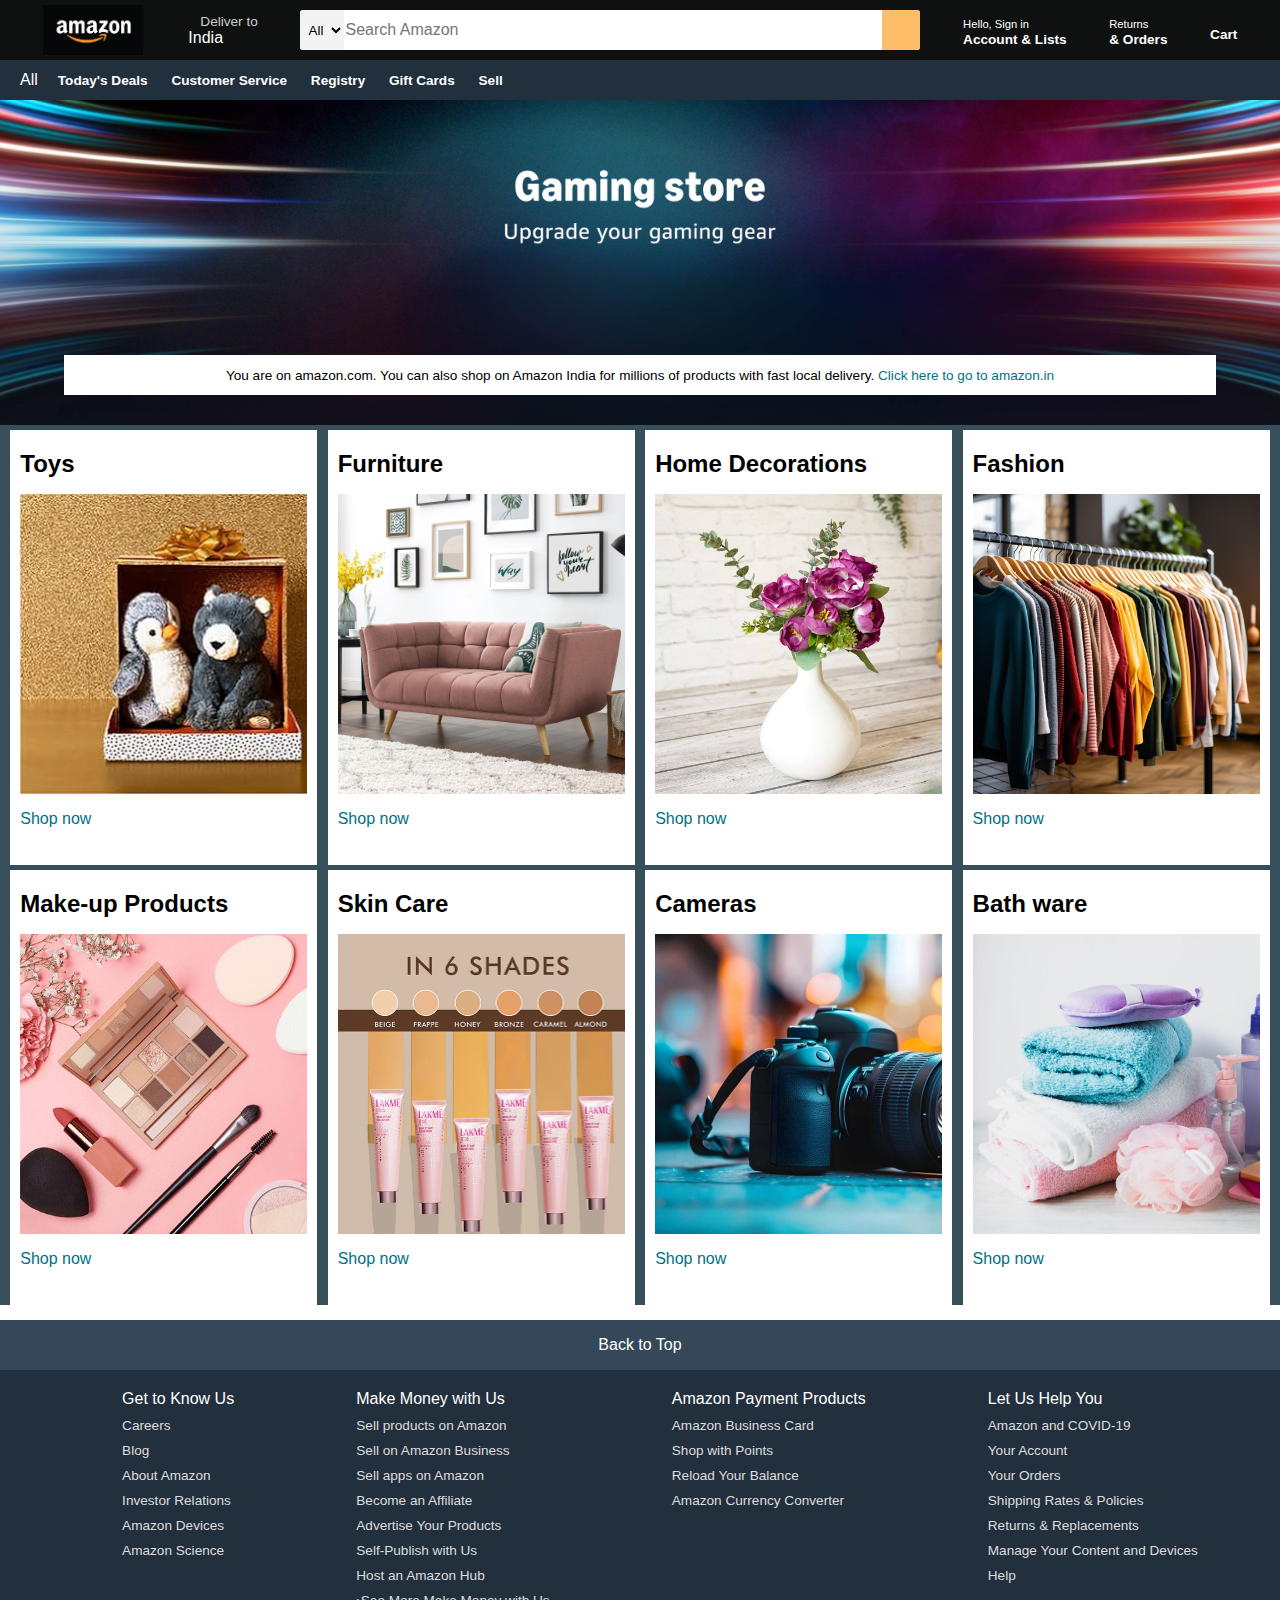
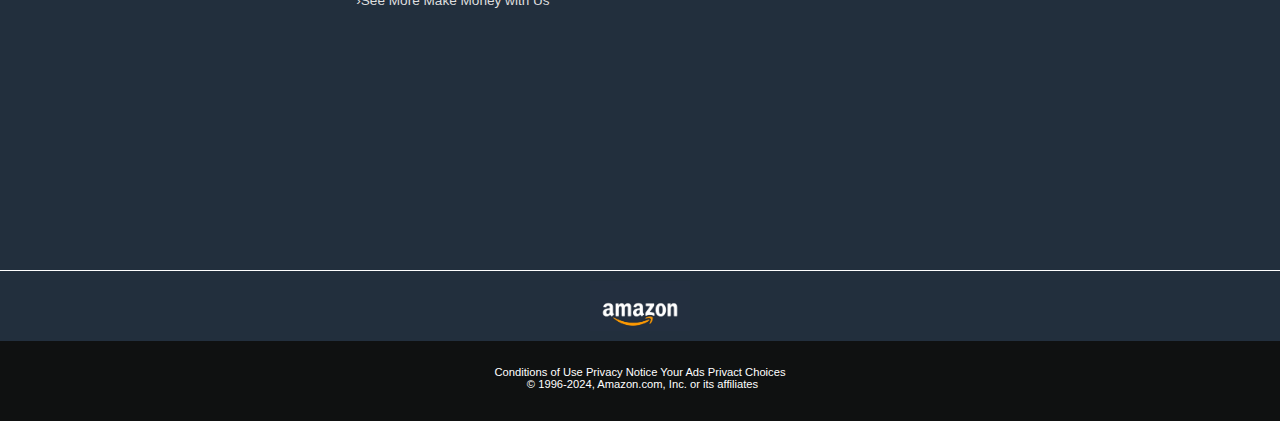
<file: main page/index.html>
<!DOCTYPE html>
<html lang="en">
<head>
    <meta charset="UTF-8">
    <meta name="viewport" content="width=device-width, initial-scale=1.0">
    <title>Amazon clone website</title>
    <link rel="stylesheet" href="./style.css">
    <link rel="stylesheet" href="https://cdnjs.cloudflare.com/ajax/libs/font-awesome/6.6.0/css/all.min.css" integrity="sha512-Kc323vGBEqzTmouAECnVceyQqyqdsSiqLQISBL29aUW4U/M7pSPA/gEUZQqv1cwx4OnYxTxve5UMg5GT6L4JJg==" crossorigin="anonymous" referrerpolicy="no-referrer" />
</head>
<body>

    <header>

        <div class="navbar">
            <div class="nav-logo border">
                <div class="logo"></div>
            </div>   


            <div class="nav-address border">
                <p class="add-first">Deliver to</p>
                <div class="add-icon">
                    <i class="fa-solid fa-location-dot"></i>
                    <p class="add-second">India</p>
                </div>
            </div>

            <div class="nav-search">
                <select class="search-select">
                    <option>All</option>
                </select>
                <input placeholder="Search Amazon" class="search-input">
                <div class="search-icon">
                    <i class="fa-solid fa-magnifying-glass"></i>
                </div>
            </div>

            <div class="nav-signin border">
                <p><span>Hello, Sign in</span></p>
                <p class="nav-second">Account & Lists</p>
            </div>

            <div class="nav-return border">
                <p><span>Returns</span></p>
                <p class="nav-second">& Orders</p>
            </div>

            <div class="nav-cart border">
                <i class="fa-solid fa-cart-shopping"></i>
                Cart
            </div>
        </div>

        <div class="panel">
            <div class="panel-all">
                <i class="fa-solid fa-bars"></i>
                All
            </div>
            <div class="panel-ops">
                <a href="../panel pages/today_deals.html" class="border">Today's Deals</a>
                <a href="../panel pages/customer_service.html" class="border">Customer Service</a>
                <a href="../panel pages/registry.html" class="border">Registry</a>
                <a href="../panel pages/gift_cards.html" class="border">Gift Cards</a>
                <a href="../panel pages/sell.html" class="border">Sell</a>
            </div>
        </div>
    </header>

    <div class="hero-section">
        <div class="hero-msg">
            <p>You are on amazon.com. You can also shop on Amazon India for millions of products with fast local delivery. <a>Click here to go to amazon.in</a></p>
        </div>
    </div>

    <div class="shop-section">
        <div class="box">
            <div class="box-content">
                <h2>Toys</h2>
                <div class="box-img" style="background-image: url('./box\ 1.jpg');"></div>
                <p>Shop now</p>
            </div>
        </div>

        <div class="box">
            <div class="box-content">
                <h2>Furniture</h2>
                <div class="box-img" style="background-image: url('./box\ 2.jpg');"></div>
                <p>Shop now</p>
            </div>
        </div>
        <div class="box">
            <div class="box-content">
                <h2>Home Decorations</h2>
                <div class="box-img" style="background-image: url('./box\ 3.jpg');"></div>
                <p>Shop now</p>
            </div>
        </div>
        <div class="box">
            <div class="box-content">
                <h2>Fashion</h2>
                <div class="box-img" style="background-image: url('./box\ 4.jpg');"></div>
                <p>Shop now</p>
            </div>
        </div>
        <div class="box">
            <div class="box-content">
                <h2>Make-up Products</h2>
                <div class="box-img" style="background-image: url('./box\ 5.jpg');"></div>
                <p>Shop now</p>
            </div>
        </div>
        <div class="box">
            <div class="box-content">
                <h2>Skin Care</h2>
                <div class="box-img" style="background-image: url('./box\ 6.jpg');"></div>
                <p>Shop now</p>
            </div>
        </div>
        <div class="box">
            <div class="box-content">
                <h2>Cameras</h2>
                <div class="box-img" style="background-image: url('./box\ 7.jpg');"></div>
                <p>Shop now</p>
            </div>
        </div>
        
        <div class="box">
            <div class="box-content">
                <h2>Bath ware</h2>
                <div class="box-img" style="background-image: url('./box\ 8.jpg');"></div>
                <p>Shop now</p>
            </div>
        </div>

    </div>

<footer>
    <div class="foot-panel1">
        Back to Top
    </div>

    <div class="foot-panel2">
        <ul>
            <p>Get to Know Us</p>
            <a>Careers</a>
            <a>Blog</a>
            <a>About Amazon</a>
            <a>Investor Relations</a>
            <a>Amazon Devices</a>
            <a>Amazon Science</a>
        </ul>

        <ul>
            <p>Make Money with Us</p>
            <a>Sell products on Amazon</a>
                <a>Sell on Amazon Business</a>
                <a>Sell apps on Amazon</a>
                <a>Become an Affiliate</a>
                <a>Advertise Your Products</a>
                <a>Self-Publish with Us</a>
                <a>Host an Amazon Hub</a>
                <a>›See More Make Money with Us</a>
        </ul>

        <ul>
            <p>Amazon Payment Products</p>
                <a>Amazon Business Card</a>
                <a>Shop with Points</a>
                <a>Reload Your Balance</a>
                <a>Amazon Currency Converter</a>
        </ul>

        <ul>
            <p>Let Us Help You</p>
            <a>Amazon and COVID-19</a>
                <a>Your Account</a>
                <a>Your Orders</a>
                <a>Shipping Rates & Policies</a>
                <a>Returns & Replacements</a>
                <a>Manage Your Content and Devices</a>
                <a>Help</a>
        </ul>
    </div>

    <div class="foot-panel3">
        <div class="logo2"></div>
    </div>

    <div class="foot-panel4">
        <div class="pages">
            <a>Conditions of Use</a>
            <a>Privacy Notice</a>
            <a>Your Ads Privact Choices</a>
        </div>
        <div class="copyright">
            © 1996-2024, Amazon.com, Inc. or its affiliates
        </div>
    </div>

</footer>

</body>
</html>
</file>
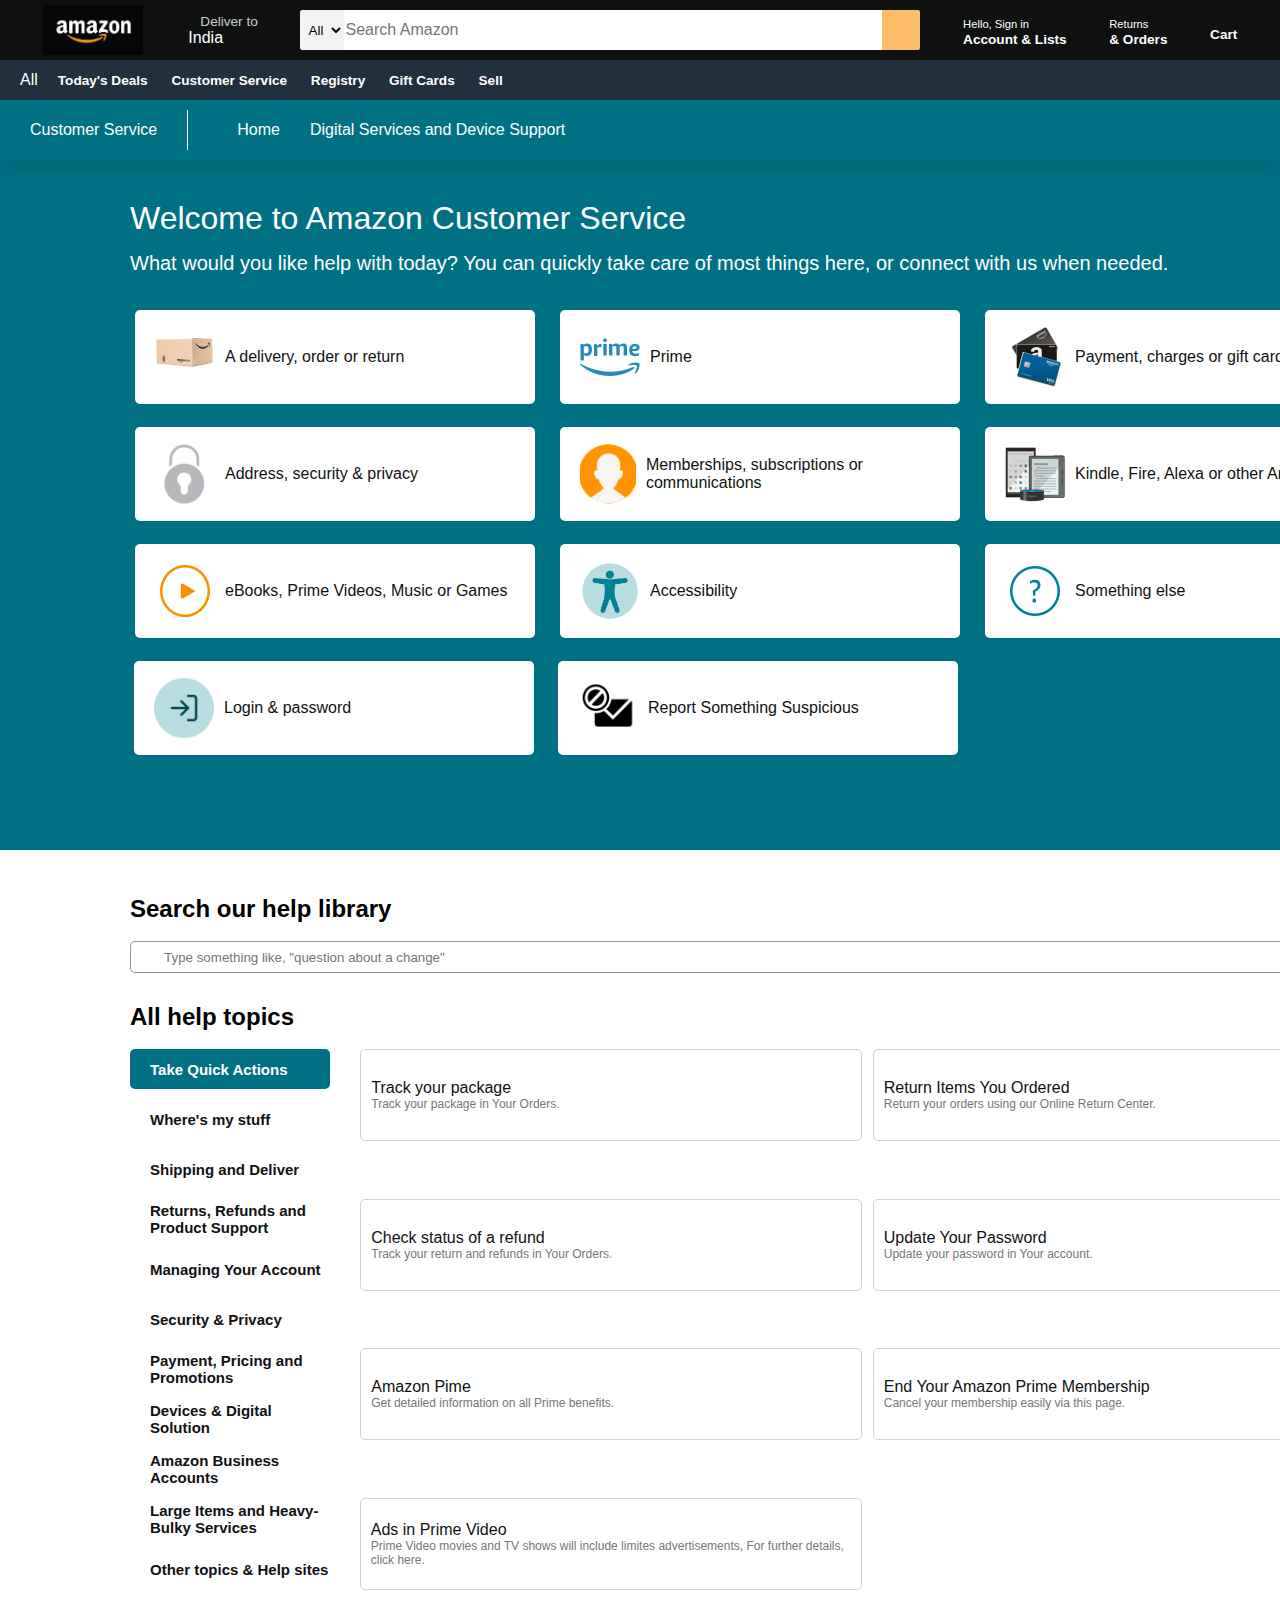
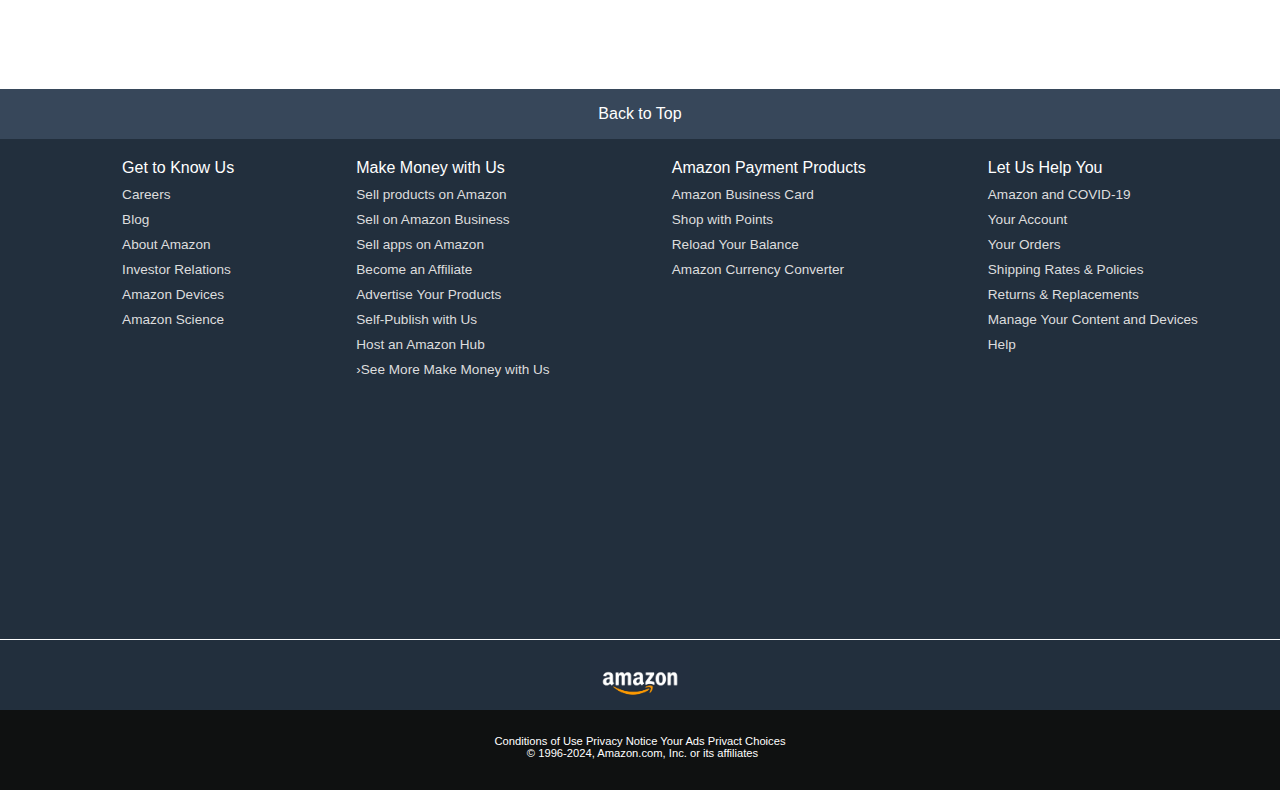
<file: customer_service.html>
<!DOCTYPE html>
<html lang="en">
<head>
    <meta charset="UTF-8">
    <meta name="viewport" content="width=device-width, initial-scale=1.0">
    <title>gift cards page</title>
    <link rel="stylesheet" href="./customer_service.css">
    <link rel="stylesheet" href="https://cdnjs.cloudflare.com/ajax/libs/font-awesome/6.6.0/css/all.min.css" integrity="sha512-Kc323vGBEqzTmouAECnVceyQqyqdsSiqLQISBL29aUW4U/M7pSPA/gEUZQqv1cwx4OnYxTxve5UMg5GT6L4JJg==" crossorigin="anonymous" referrerpolicy="no-referrer" />
</head>
<body>

<header>

    <div class="navbar">
        <div class="nav-logo border">
            <div class="logo"></div>
        </div>   


        <div class="nav-address border">
            <p class="add-first">Deliver to</p>
            <div class="add-icon">
                <i class="fa-solid fa-location-dot"></i>
                <p class="add-second">India</p>
            </div>
        </div>

        <div class="nav-search">
            <select class="search-select">
                <option>All</option>
            </select>
            <input placeholder="Search Amazon" class="search-input">
            <div class="search-icon">
                <i class="fa-solid fa-magnifying-glass"></i>
            </div>
        </div>

        <div class="nav-signin border">
            <p><span>Hello, Sign in</span></p>
            <p class="nav-second">Account & Lists</p>
        </div>

        <div class="nav-return border">
            <p><span>Returns</span></p>
            <p class="nav-second">& Orders</p>
        </div>

        <div class="nav-cart border">
            <i class="fa-solid fa-cart-shopping"></i>
            Cart
        </div>
    </div>

    <div class="panel">
        <div class="panel-all">
            <i class="fa-solid fa-bars"></i>
            All
        </div>
        <div class="panel-ops">
            <a href="../panel pages/today_deals.html" class="border">Today's Deals</a>
            <a href="../panel pages/customer_service.html" class="border">Customer Service</a>
            <a href="../panel pages/registry.html" class="border">Registry</a>
            <a href="../panel pages/gift_cards.html" class="border">Gift Cards</a>
            <a href="../panel pages/sell.html" class="border">Sell</a>
        </div>
    </div>

</header>

<div class="plain_page">

    <div class="panel3">
        <div class="panel3_con">Customer Service</div>
        <div class="line"></div>
        <div class="panel3_con ">Home</div>
        <div class="panel3_con">Digital Services and Device Support</div>
    </div>

    <h1 class="main_heading">Welcome to Amazon Customer Service</h1>
    <p class="main_para">What would you like help with today? You can quickly take care of most things here, or connect with us when needed.</p>

    <div class="boxes">

        <div class="box">
            <div class="box_img">
                <img src="./customer_service_pics/c_s_row1_1.png" alt="amazon box">
            </div>
            <p>A delivery, order or return</p>
        </div>

        <div class="box">
            <div class="box_img">
                <img src="./customer_service_pics/c_s_row1_2.png" alt="amazon box">
            </div>
            <p>Prime</p>
        </div>

        <div class="box">
            <div class="box_img">
                <img src="./customer_service_pics/c_s_row1_3.png" alt="amazon box">
            </div>
            <p>Payment, charges or gift cards</p>
        </div>

        <div class="box">
            <div class="box_img">
                <img src="./customer_service_pics/c_s_row1_4.png" alt="amazon box">
            </div>
            <p>Address, security & privacy</p>
        </div>

        <div class="box">
            <div class="box_img">
                <img src="./customer_service_pics/c_s_row1_5.png" alt="amazon box">
            </div>
            <p>Memberships, subscriptions or communications</p>
        </div>

        <div class="box">
            <div class="box_img">
                <img src="./customer_service_pics/c_s_row1_6.png" alt="amazon box">
            </div>
            <p>Kindle, Fire, Alexa or other Amazon devices</p>
        </div>

        <div class="box">
            <div class="box_img">
                <img src="./customer_service_pics/c_s_row1_7.png" alt="amazon box">
            </div>
            <p>eBooks, Prime Videos, Music or Games</p>
        </div>

        <div class="box">
            <div class="box_img">
                <img src="./customer_service_pics/c_s_row1_8.png" alt="amazon box">
            </div>
            <p>Accessibility</p>
        </div>

        <div class="box">
            <div class="box_img">
                <img src="./customer_service_pics/c_s_row1_9.png" alt="amazon box">
            </div>
            <p>Something else</p>
        </div>

        <div class="box">
            <div class="box_img">
                <img src="./customer_service_pics/c_s_row1_10.png" alt="amazon box">
            </div>
            <p>Login & password</p>
        </div>

        <div class="box">
            <div class="box_img">
                <img src="./customer_service_pics/c_s_row1_11.png" alt="amazon box">
            </div>
            <p>Report Something Suspicious</p>
        </div>

        <div class="box main"></div>

    </div>

</div>

<h2 class="row2_heading">Search our help library</h2>
<div class="search">
    <div class="row2_icon"><i class="fa-solid fa-magnifying-glass"></i></div>
    <input class="search_smt" placeholder='Type something like, "question about a change"'>
</div>

<h2 class="row3_heading">All help topics</h2>

<div class="row3">

    <div class="row3_side_bar">
        <div class="r3_sb_con_main"><p>Take Quick Actions</p></div>
        <div class="r3_sb_con"><p>Where's my stuff</p></div>
        <div class="r3_sb_con"><p>Shipping and Deliver</p></div>
        <div class="r3_sb_con"><p>Returns, Refunds and Product Support</p></div>
        <div class="r3_sb_con"><p>Managing Your Account</p></div>
        <div class="r3_sb_con"><p>Security & Privacy</p></div>
        <div class="r3_sb_con"><p>Payment, Pricing and Promotions</p></div>
        <div class="r3_sb_con"><p>Devices & Digital Solution</p></div>
        <div class="r3_sb_con"><p>Amazon Business Accounts</p></div>
        <div class="r3_sb_con"><p>Large Items and Heavy-Bulky Services</p></div>
        <div class="r3_sb_con"><p>Other topics & Help sites</p></div>
    </div>

    <div class="r3_main_bar">

        <div class="r3_mb_con">
            <p class="r3_mc">Track your package</p>
            <p class="r3_c">Track your package in Your Orders.</p>
        </div>

        <div class="r3_mb_con">
            <p class="r3_mc">Return Items You Ordered</p>
            <p class="r3_c">Return your orders using our Online Return Center.</p>
        </div>

        <div class="r3_mb_con">
            <p class="r3_mc">Check status of a refund</p>
            <p class="r3_c">Track your return and refunds in Your Orders.</p>
        </div>

        <div class="r3_mb_con">
            <p class="r3_mc">Update Your Password</p>
            <p class="r3_c">Update your password in Your account.</p>
        </div>

        <div class="r3_mb_con">
            <p class="r3_mc">Amazon Pime</p>
            <p class="r3_c">Get detailed information on all Prime benefits.</p>
        </div>

        <div class="r3_mb_con">
            <p class="r3_mc">End Your Amazon Prime Membership</p>
            <p class="r3_c">Cancel your membership easily via this page.</p>
        </div>

        <div class="r3_mb_con">
            <p class="r3_mc">Ads in Prime Video</p>
            <p class="r3_c">Prime Video movies and TV shows will include limites advertisements, For further details, click here.</p>
        </div>

        <div class="r3_mb_con main"></div>

    </div>

</div> 

<footer>
    <div class="foot-panel1">
        Back to Top
    </div>

    <div class="foot-panel2">
        <ul>
            <p>Get to Know Us</p>
            <a>Careers</a>
            <a>Blog</a>
            <a>About Amazon</a>
            <a>Investor Relations</a>
            <a>Amazon Devices</a>
            <a>Amazon Science</a>
        </ul>

        <ul>
            <p>Make Money with Us</p>
            <a>Sell products on Amazon</a>
                <a>Sell on Amazon Business</a>
                <a>Sell apps on Amazon</a>
                <a>Become an Affiliate</a>
                <a>Advertise Your Products</a>
                <a>Self-Publish with Us</a>
                <a>Host an Amazon Hub</a>
                <a>›See More Make Money with Us</a>
        </ul>

        <ul>
            <p>Amazon Payment Products</p>
                <a>Amazon Business Card</a>
                <a>Shop with Points</a>
                <a>Reload Your Balance</a>
                <a>Amazon Currency Converter</a>
        </ul>

        <ul>
            <p>Let Us Help You</p>
            <a>Amazon and COVID-19</a>
                <a>Your Account</a>
                <a>Your Orders</a>
                <a>Shipping Rates & Policies</a>
                <a>Returns & Replacements</a>
                <a>Manage Your Content and Devices</a>
                <a>Help</a>
        </ul>
    </div>

    <div class="foot-panel3">
        <div class="logo2"></div>
    </div>

    <div class="foot-panel4">
        <div class="pages">
            <a>Conditions of Use</a>
            <a>Privacy Notice</a>
            <a>Your Ads Privact Choices</a>
        </div>
        <div class="copyright">
            © 1996-2024, Amazon.com, Inc. or its affiliates
        </div>
    </div>

</footer>

</body>
</html>
</file>
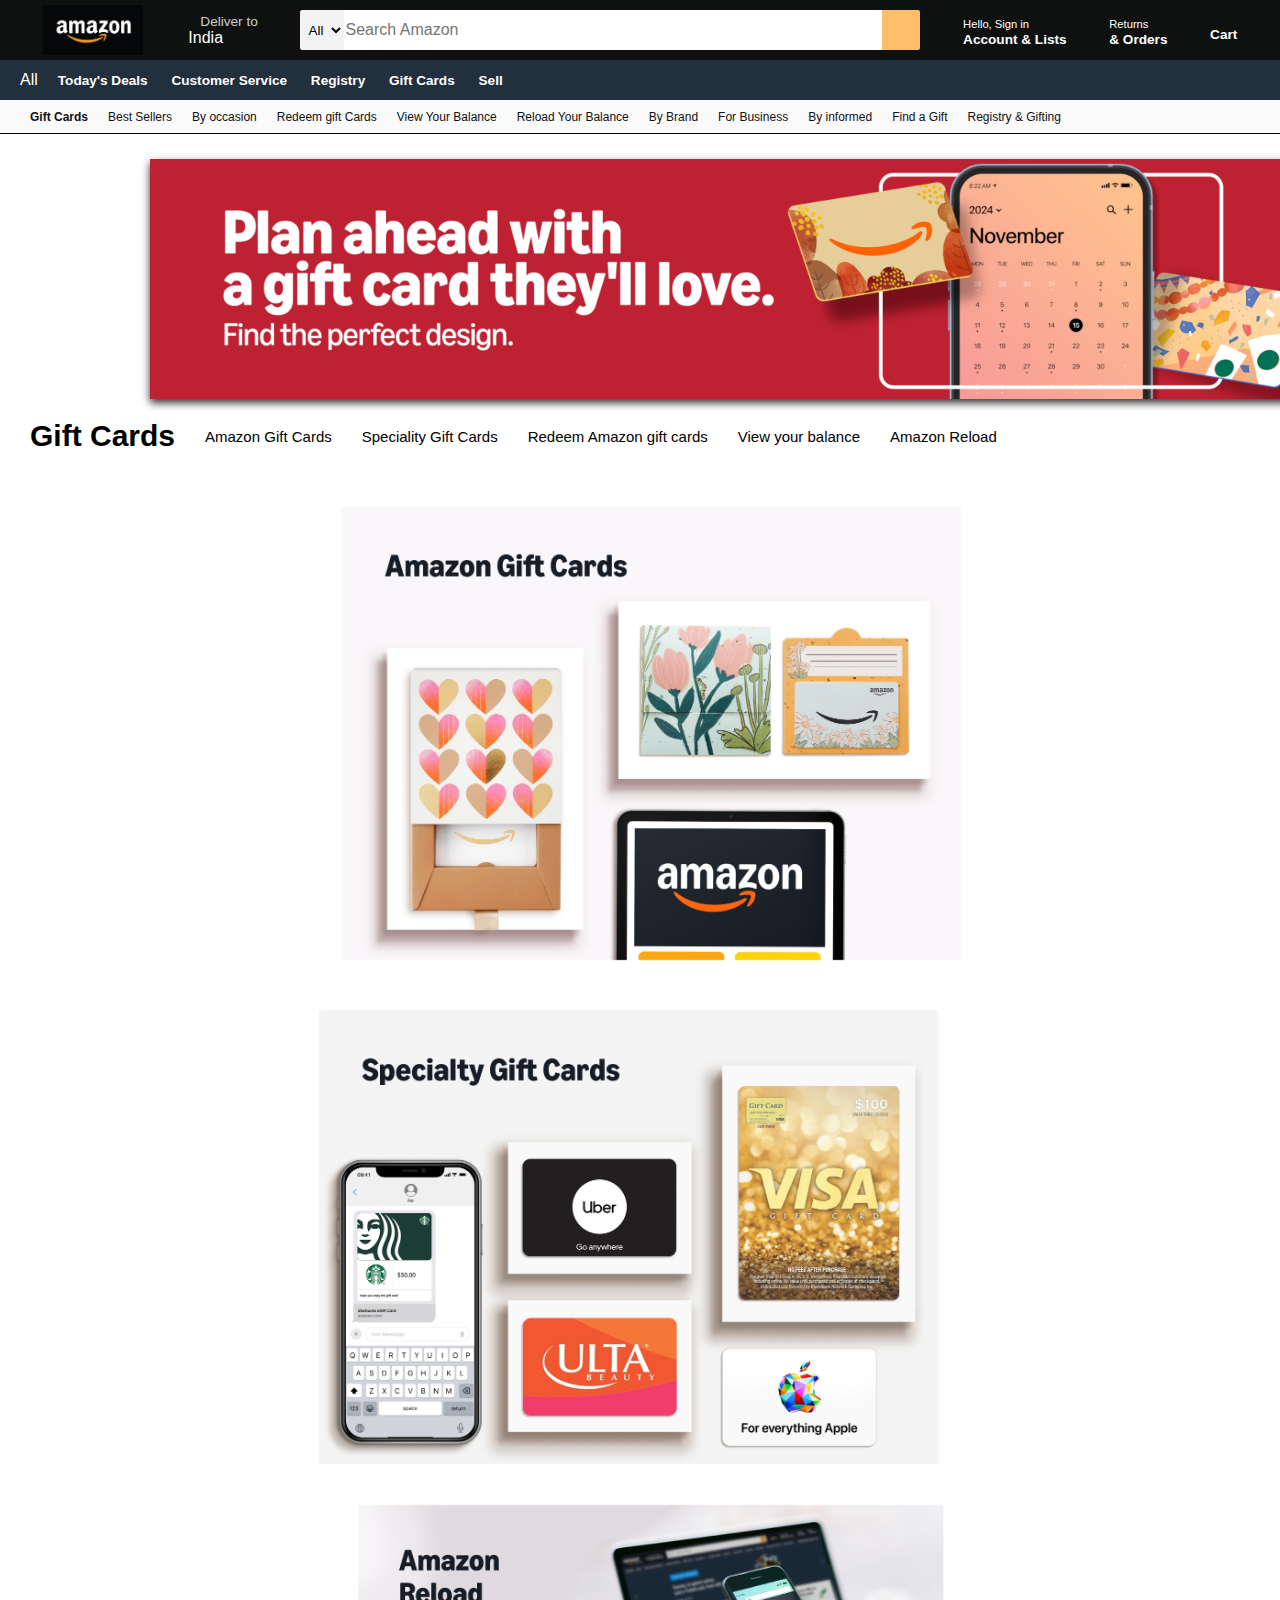
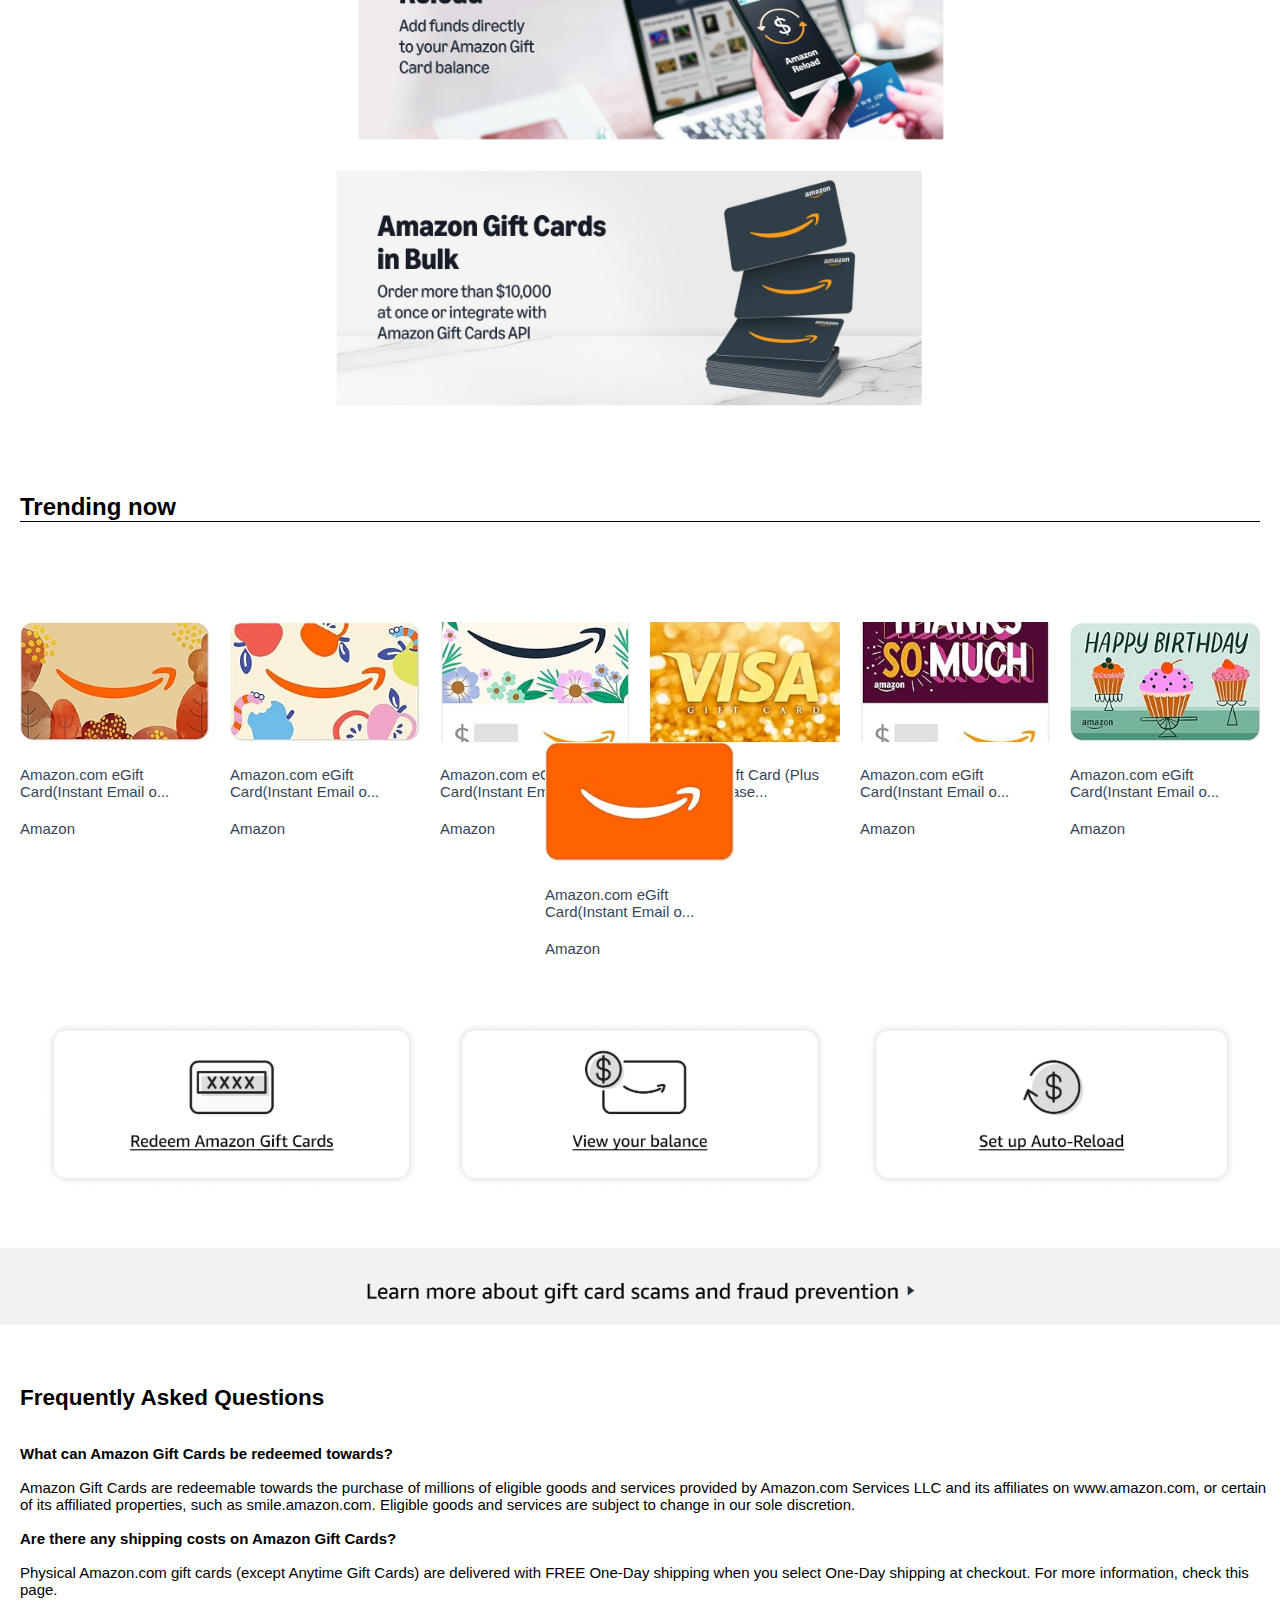
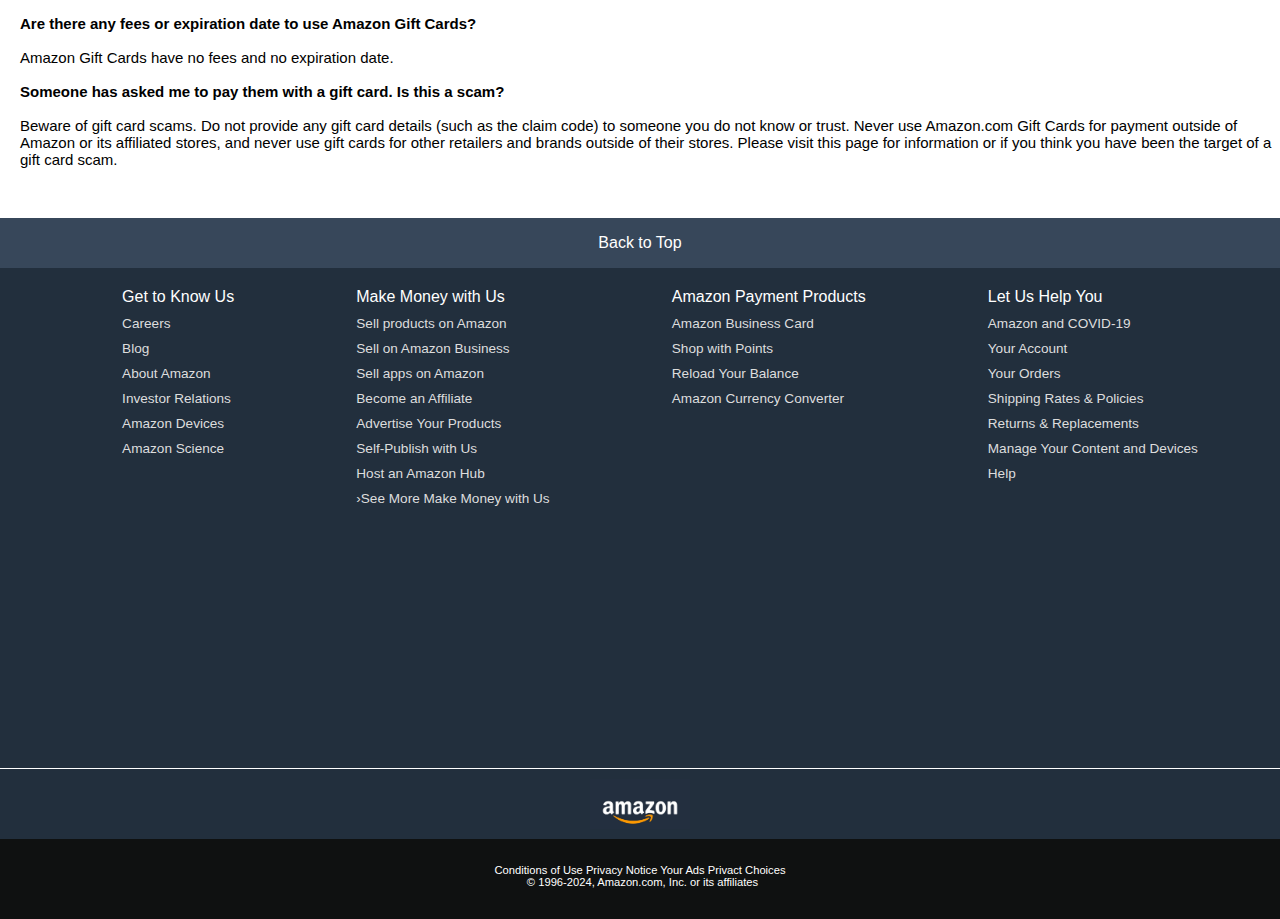
<file: gift_cards.html>
<!DOCTYPE html>
<html lang="en">
<head>
    <meta charset="UTF-8">
    <meta name="viewport" content="width=device-width, initial-scale=1.0">
    <title>gift cards page</title>
    <link rel="stylesheet" href="./gift_card.css">
    <link rel="stylesheet" href="https://cdnjs.cloudflare.com/ajax/libs/font-awesome/6.6.0/css/all.min.css" integrity="sha512-Kc323vGBEqzTmouAECnVceyQqyqdsSiqLQISBL29aUW4U/M7pSPA/gEUZQqv1cwx4OnYxTxve5UMg5GT6L4JJg==" crossorigin="anonymous" referrerpolicy="no-referrer" />
</head>
<body>
    
    <header>

        <div class="navbar">
            <div class="nav-logo border">
                <div class="logo"></div>
            </div>   


            <div class="nav-address border">
                <p class="add-first">Deliver to</p>
                <div class="add-icon">
                    <i class="fa-solid fa-location-dot"></i>
                    <p class="add-second">India</p>
                </div>
            </div>

            <div class="nav-search">
                <select class="search-select">
                    <option>All</option>
                </select>
                <input placeholder="Search Amazon" class="search-input">
                <div class="search-icon">
                    <i class="fa-solid fa-magnifying-glass"></i>
                </div>
            </div>

            <div class="nav-signin border">
                <p><span>Hello, Sign in</span></p>
                <p class="nav-second">Account & Lists</p>
            </div>

            <div class="nav-return border">
                <p><span>Returns</span></p>
                <p class="nav-second">& Orders</p>
            </div>

            <div class="nav-cart border">
                <i class="fa-solid fa-cart-shopping"></i>
                Cart
            </div>
        </div>

        <div class="panel">
            <div class="panel-all">
                <i class="fa-solid fa-bars"></i>
                All
            </div>
            <div class="panel-ops">
                <a href="../panel pages/today_deals.html" class="border">Today's Deals</a>
                <a href="../panel pages/customer_service.html" class="border">Customer Service</a>
                <a href="../panel pages/registry.html" class="border">Registry</a>
                <a href="../panel pages/gift_cards.html" class="border">Gift Cards</a>
                <a href="../panel pages/sell.html" class="border">Sell</a>
            </div>
        </div>

        <div class="panel3">
            <p class="para main">Gift Cards</p>
            <p class="para">Best Sellers</p>
            <p class="para">By occasion</p>
            <p class="para">Redeem gift Cards</p>
            <p class="para">View Your Balance</p>
            <p class="para">Reload Your Balance</p>
            <p class="para">By Brand</p>
            <p class="para">For Business</p>
            <p class="para">By informed</p>
            <p class="para">Find a Gift</p>
            <p class="para">Registry & Gifting</p> 
        </div>

    </header>

    <div class="main-pic">
            <img src="./gift_card_pics/gift_cards_main_pic.png" alt="featured gift cards, visa and master card">
    </div>
       
    <div class="row">
        <div class="row_con main">Gift Cards</div>
        <div class="row_con">Amazon Gift Cards</div>
        <div class="row_con">Speciality Gift Cards</div>
        <div class="row_con">Redeem Amazon gift cards</div>
        <div class="row_con">View your balance</div>
        <div class="row_con">Amazon Reload</div>
    </div>

    <div class="row2">
        <div class="row2_img">
            <img src="./gift_card_pics/gift_card_row1_1.jpg" alt="Amazon gift cards">
        </div>
        <div class="row2_img">
            <img src="./gift_card_pics/gift_card_row1_2.jpg" alt="Speciality gift cards">
        </div>
    </div>
  
    <div class="row3">
        <div class="row3_img">
            <img src="./gift_card_pics/gift_cards_row3_img1.jpg" alt="Amazon gift cards">
        </div>
        <div class="row3_img">
            <img src="./gift_card_pics/gift_cards_row3_img2.jpg" alt="Speciality gift cards">
        </div>
    </div>
            
    <h2 class="row4_heading">Trending now</h2>
    <div class="row4">

        <div class="row4_img">
            <img src="./gift_card_pics/gift_cards_row4_1.jpg" alt="amazon e-gift card">
            <p class="row4_con">Amazon.com eGift Card(Instant Email o...</p>
            <p>Amazon</p>
        </div>

        <div class="row4_img">
            <img src="./gift_card_pics/gift_cards_row4_2.jpg" alt="amazon e-gift card">
            <p class="row4_con">Amazon.com eGift Card(Instant Email o...</p>
            <p>Amazon</p>
        </div>

        <div class="row4_img">
            <img src="./gift_card_pics/gift_cards_row4_3.jpg" alt="amazon e-gift card">
            <p class="row4_con">Amazon.com eGift Card(Instant Email o...</p>
            <p>Amazon</p>
        </div>

        <div class="row4_img">
            <img src="./gift_card_pics/gift_cards_row4_4.jpg" alt="amazon e-gift card">
            <p class="row4_con">Visa $100 Gift Card (Plus $5.95 Purchase...</p>
            <p>Visa</p>
        </div>

        <div class="row4_img">
            <img src="./gift_card_pics/gift_cards_row4_5.jpg" alt="amazon e-gift card">
            <p class="row4_con">Amazon.com eGift Card(Instant Email o...</p>
            <p>Amazon</p>
        </div>

        <div class="row4_img">
            <img src="./gift_card_pics/gift_cards_row4_6.jpg" alt="amazon e-gift card">
            <p class="row4_con">Amazon.com eGift Card(Instant Email o...</p>
            <p>Amazon</p>
        </div>

        <div class="row4_img">
            <img src="./gift_card_pics/gift_cards_row4_7.jpg" alt="amazon e-gift card">
            <p class="row4_con">Amazon.com eGift Card(Instant Email o...</p>
            <p>Amazon</p>
        </div>

    </div>

    <div class="row5">

        <div class="row5_img">
            <img src="./gift_card_pics/gift_cards_row5_1.jpg" alt="amazon e-gift card">
        </div>

        <div class="row5_img">
            <img src="./gift_card_pics/gift_cards_row5_2.jpg" alt="amazon e-gift card">
        </div>

        <div class="row5_img">
            <img src="./gift_card_pics/gift_cards_row5_3.jpg" alt="amazon e-gift card">
        </div>

    </div>

    <div class="row6">
        <div class="row6_img">
            <img src="./gift_card_pics/gift_cards_row6.jpg" alt="learn more about gifts and frauds">
        </div>
    </div>

    <div class="doubts">
        <h2>Frequently Asked Questions</h2>
        <br><br>
        <p><b>What can Amazon Gift Cards be redeemed towards?</b></p>
        <br>
        <p>Amazon Gift Cards are redeemable towards the purchase of millions of eligible goods and services provided by Amazon.com Services LLC and its affiliates on www.amazon.com, or certain of its affiliated properties, such as smile.amazon.com. Eligible goods and services are subject to change in our sole discretion.</p>
        <br>
        <p><b>Are there any shipping costs on Amazon Gift Cards?</b></p>
        <br>
        <p>Physical Amazon.com gift cards (except Anytime Gift Cards) are delivered with FREE One-Day shipping when you select One-Day shipping at checkout. For more information, check this page.</p>
        <br>
        <p><b>Are there any fees or expiration date to use Amazon Gift Cards?</b></p>
        <br>
        <p>Amazon Gift Cards have no fees and no expiration date.</p>
        <br>
        <p><b>Someone has asked me to pay them with a gift card. Is this a scam?</b></p>
        <br>
        <p>Beware of gift card scams. Do not provide any gift card details (such as the claim code) to someone you do not know or trust. Never use Amazon.com Gift Cards for payment outside of Amazon or its affiliated stores, and never use gift cards for other retailers and brands outside of their stores. Please visit this page for information or if you think you have been the target of a gift card scam.</p>
    </div>
    
    <footer>
        <div class="foot-panel1">
            Back to Top
        </div>
    
        <div class="foot-panel2">
            <ul>
                <p>Get to Know Us</p>
                <a>Careers</a>
                <a>Blog</a>
                <a>About Amazon</a>
                <a>Investor Relations</a>
                <a>Amazon Devices</a>
                <a>Amazon Science</a>
            </ul>
    
            <ul>
                <p>Make Money with Us</p>
                <a>Sell products on Amazon</a>
                    <a>Sell on Amazon Business</a>
                    <a>Sell apps on Amazon</a>
                    <a>Become an Affiliate</a>
                    <a>Advertise Your Products</a>
                    <a>Self-Publish with Us</a>
                    <a>Host an Amazon Hub</a>
                    <a>›See More Make Money with Us</a>
            </ul>
    
            <ul>
                <p>Amazon Payment Products</p>
                    <a>Amazon Business Card</a>
                    <a>Shop with Points</a>
                    <a>Reload Your Balance</a>
                    <a>Amazon Currency Converter</a>
            </ul>
    
            <ul>
                <p>Let Us Help You</p>
                <a>Amazon and COVID-19</a>
                    <a>Your Account</a>
                    <a>Your Orders</a>
                    <a>Shipping Rates & Policies</a>
                    <a>Returns & Replacements</a>
                    <a>Manage Your Content and Devices</a>
                    <a>Help</a>
            </ul>
        </div>
    
        <div class="foot-panel3">
            <div class="logo2"></div>
        </div>
    
        <div class="foot-panel4">
            <div class="pages">
                <a>Conditions of Use</a>
                <a>Privacy Notice</a>
                <a>Your Ads Privact Choices</a>
            </div>
            <div class="copyright">
                © 1996-2024, Amazon.com, Inc. or its affiliates
            </div>
        </div>
    
    </footer>
    
   

</body>
</html>
</file>
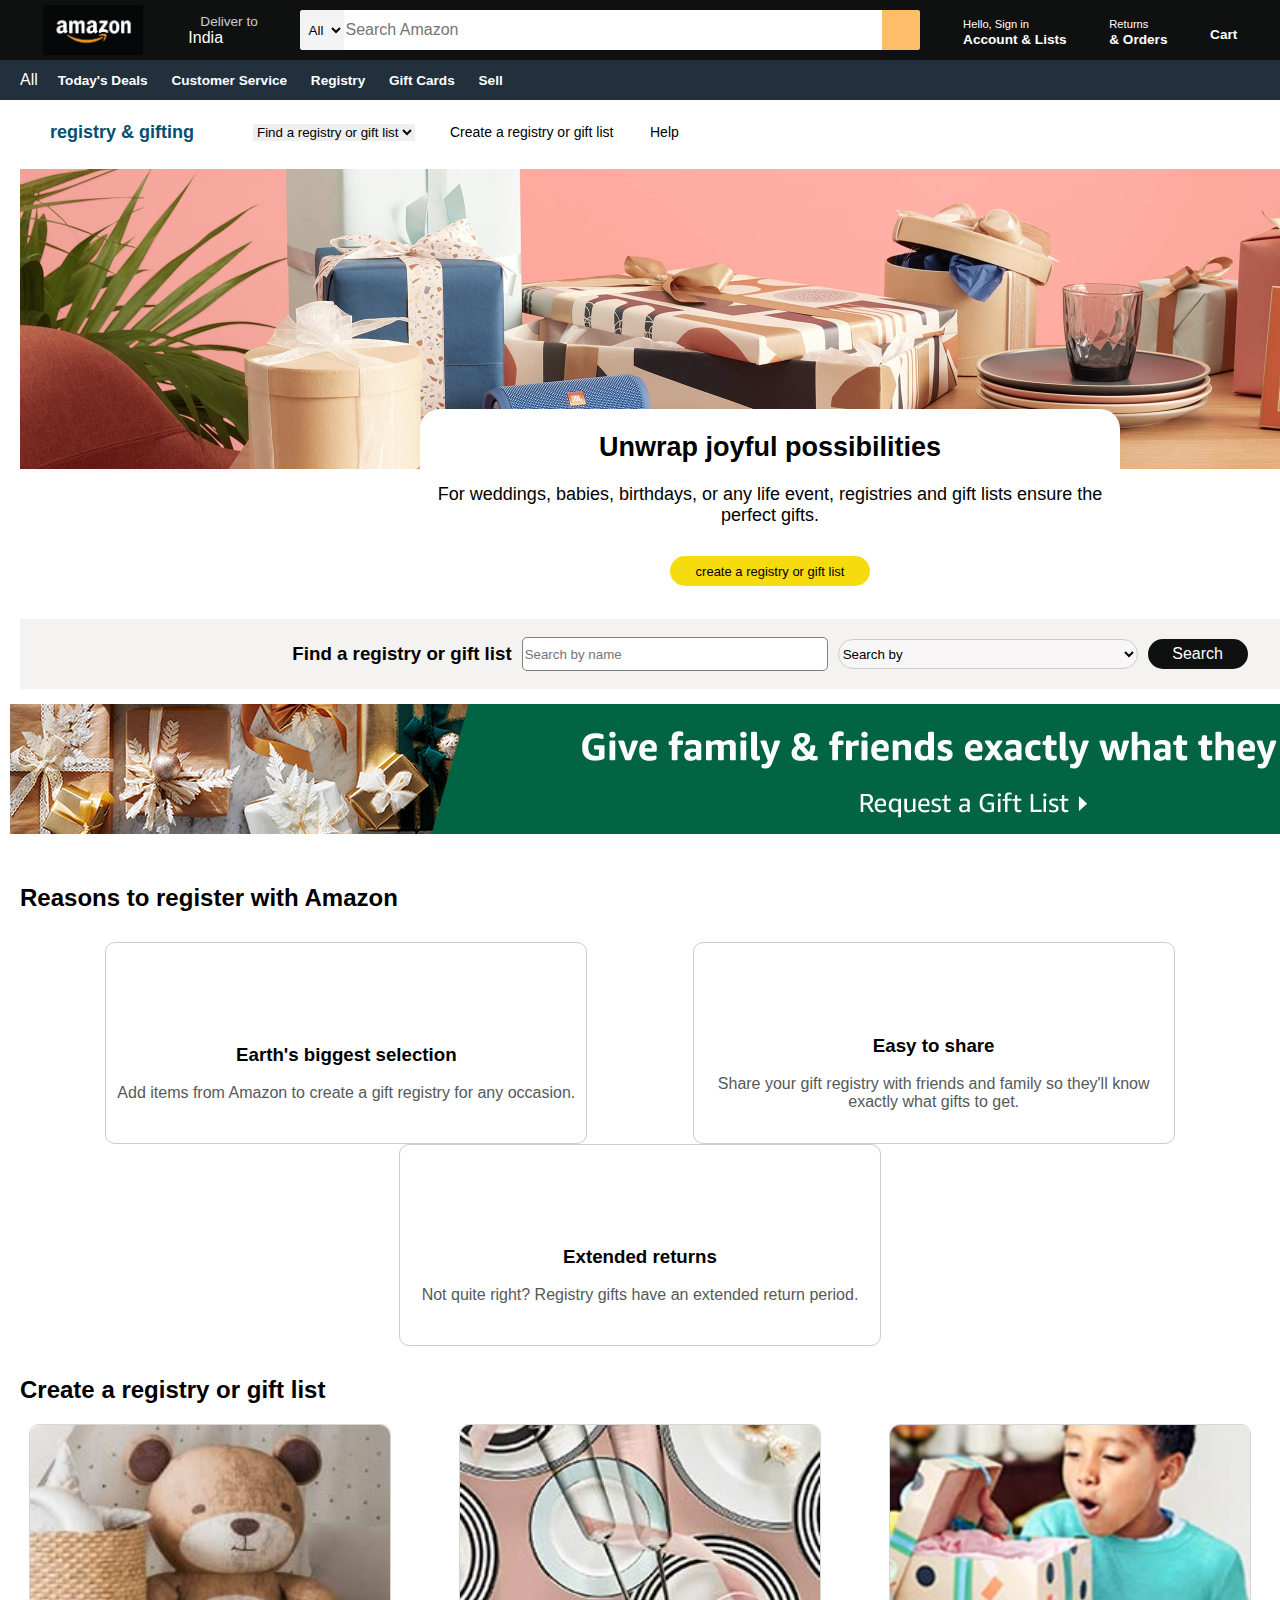
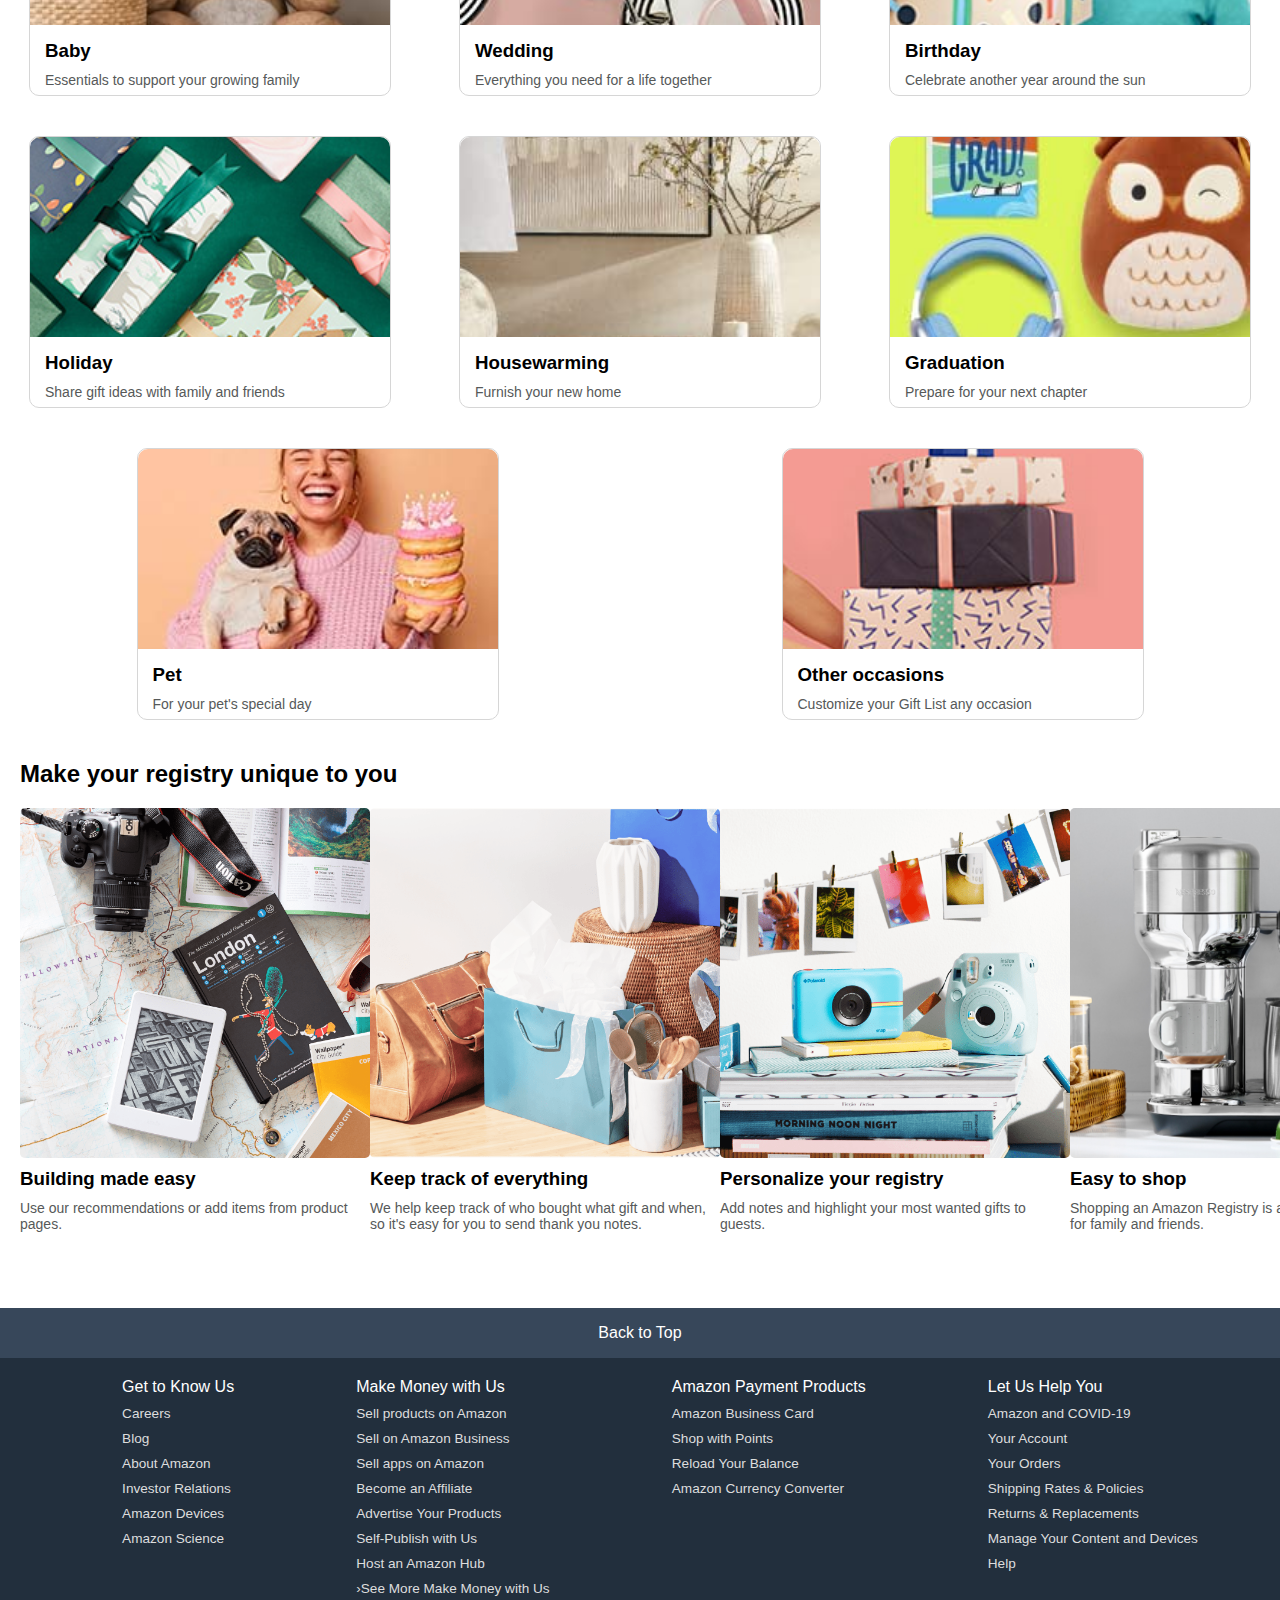
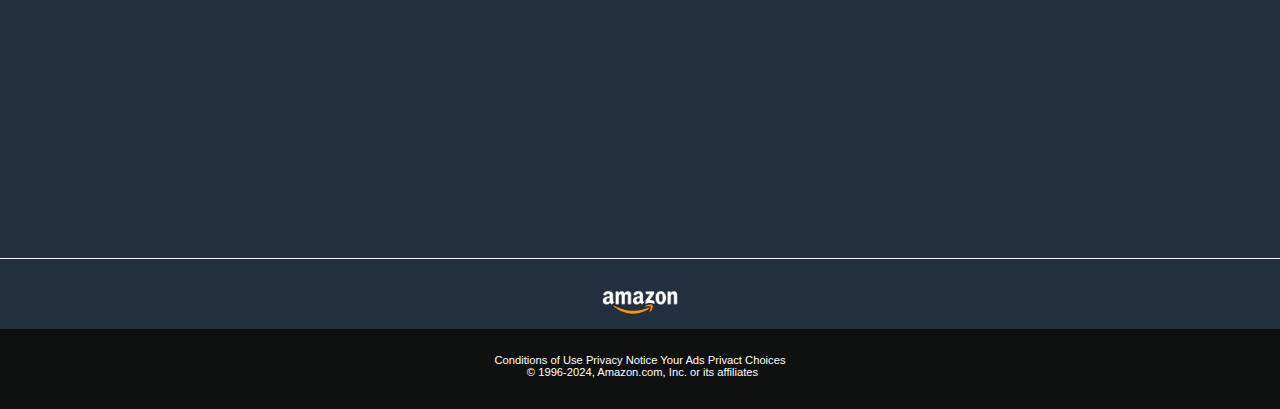
<file: registry.html>
<!DOCTYPE html>
<html lang="en">
<head>
    <meta charset="UTF-8">
    <meta name="viewport" content="width=device-width, initial-scale=1.0">
    <title>gift cards page</title>
    <link rel="stylesheet" href="./registry.css">
    <link rel="stylesheet" href="https://cdnjs.cloudflare.com/ajax/libs/font-awesome/6.6.0/css/all.min.css" integrity="sha512-Kc323vGBEqzTmouAECnVceyQqyqdsSiqLQISBL29aUW4U/M7pSPA/gEUZQqv1cwx4OnYxTxve5UMg5GT6L4JJg==" crossorigin="anonymous" referrerpolicy="no-referrer" />
</head>
<body>

<header>

    <div class="navbar">
        <div class="nav-logo border">
            <div class="logo"></div>
        </div>   


        <div class="nav-address border">
            <p class="add-first">Deliver to</p>
            <div class="add-icon">
                <i class="fa-solid fa-location-dot"></i>
                <p class="add-second">India</p>
            </div>
        </div>

        <div class="nav-search">
            <select class="search-select">
                <option>All</option>
            </select>
            <input placeholder="Search Amazon" class="search-input">
            <div class="search-icon">
                <i class="fa-solid fa-magnifying-glass"></i>
            </div>
        </div>

        <div class="nav-signin border">
            <p><span>Hello, Sign in</span></p>
            <p class="nav-second">Account & Lists</p>
        </div>

        <div class="nav-return border">
            <p><span>Returns</span></p>
            <p class="nav-second">& Orders</p>
        </div>

        <div class="nav-cart border">
            <i class="fa-solid fa-cart-shopping"></i>
            Cart
        </div>
    </div>

    <div class="panel">
        <div class="panel-all">
            <i class="fa-solid fa-bars"></i>
            All
        </div>
        <div class="panel-ops">
            <a href="../panel pages/today_deals.html" class="border">Today's Deals</a>
            <a href="../panel pages/customer_service.html" class="border">Customer Service</a>
            <a href="../panel pages/registry.html" class="border">Registry</a>
            <a href="../panel pages/gift_cards.html" class="border">Gift Cards</a>
            <a href="../panel pages/sell.html" class="border">Sell</a>
        </div>
    </div>

</header>

<div class="main_panel">
    <div class="main_con registry-heading">registry & gifting</div> 
    <div class="main_con">
        <select class="list">
            <option>Find a registry or gift list</option>
        </select>
    </div>
    <div class="main_con">Create a registry or gift list</div>
    <div class="main_con">Help</div>
</div>

<div class="main_pic">
    <img src="./registry_pics/registry_main_pic.jpg" alt="gifts image">
    <div class="con">
        <h2>Unwrap joyful possibilities</h2><br>
        <p>For weddings, babies, birthdays, or any life event, registries and gift lists ensure the perfect gifts.</p>
        <div class="button">create a registry or gift list</div>
    </div>
</div>

<div class="bar">
    <h3>Find a registry or gift list</h3>
    <input placeholder="Search by name" class="search_by_name">
    <select class="search_by">
        <option>Search by</option>
    </select>
    <div class="bar_search">Search</div>
</div>
<div class="row2_pic">
    <img src="./registry_pics/registry_row_2.jpg" alt="request a gift list">
</div>

<h2 class="row3_heading">Reasons to register with Amazon</h2>
<div class="row3">

    <div class="row3_con">
        <div class="row3_icon"><i class="fa-solid fa-globe"></i></div>
        <div class="row3_content">
            <h3>Earth's biggest selection</h3><br>
            <p>Add items from Amazon to create a gift registry for any occasion.</p>
        </div>
    </div>

    <div class="row3_con">
        <div class="row3_icon"><i class="fa-solid fa-gift"></i></div>
        <div class="row3_content">
            <h3>Easy to share</h3><br>
            <p>Share your gift registry with friends and family so they'll know exactly what gifts to get.</p>
        </div>
    </div>

    <div class="row3_con">
        <div class="row3_icon"><i class="fa-solid fa-box"></i></div>
        <div class="row3_content">
            <h3>Extended returns</h3><br>
            <p>Not quite right? Registry gifts have an extended return period.</p>
        </div>
    </div>

</div>


<h2 class="row4_heading">Create a registry or gift list</h2>
    
<div class="row4_1">

    <div class="row4_con">
        <div class="image-container">
            <img src="./registry_pics/registry_row4_1.jpg" alt="teddy bear">
        </div>
        <div class="text-container">
            <h3>Baby</h3>
            <p>Essentials to support your growing family</p>
        </div>
    </div>

    <div class="row4_con">
        <div class="image-container">
            <img src="./registry_pics/registry_row4_2.jpg" alt="teddy bear">
        </div>
        <div class="text-container">
            <h3>Wedding</h3>
            <p>Everything you need for a life together</p>
        </div>
    </div>

    <div class="row4_con">
        <div class="image-container">
            <img src="./registry_pics/registry_row4_3.jpg" alt="teddy bear">
        </div>
        <div class="text-container">
            <h3>Birthday</h3>
            <p>Celebrate another year around the sun</p>
        </div>
    </div>

    <div class="row4_con">
        <div class="image-container">
            <img src="./registry_pics/registry_row4_4.jpg" alt="teddy bear">
        </div>
        <div class="text-container">
            <h3>Holiday</h3>
            <p>Share gift ideas with family and friends</p>
        </div>
    </div>

    <div class="row4_con">
        <div class="image-container">
            <img src="./registry_pics/registry_row4_5.jpg" alt="teddy bear">
        </div>
        <div class="text-container">
            <h3>Housewarming</h3>
            <p>Furnish your new home</p>
        </div>
    </div>

    <div class="row4_con">
        <div class="image-container">
            <img src="./registry_pics/registry_row4_6.jpg" alt="teddy bear">
        </div>
        <div class="text-container">
            <h3>Graduation</h3>
            <p>Prepare for your next chapter</p>
        </div>
    </div>

    <div class="row4_con">
        <div class="image-container">
            <img src="./registry_pics/registry_row4_7.jpg" alt="teddy bear">
        </div>
        <div class="text-container">
            <h3>Pet</h3>
            <p>For your pet's special day</p>
        </div>
    </div>

    <div class="row4_con">
        <div class="image-container">
            <img src="./registry_pics/registry_row4_8.jpg" alt="teddy bear">
        </div>
        <div class="text-container">
            <h3>Other occasions</h3>
            <p>Customize your Gift List any occasion</p>
        </div>
    </div>
    
</div>

<h2 class="row5_heading">Make your registry unique to you</h2>

<div class="row5">

    <div class="row5_con">
        <div class="row5_img_container">
            <img src="./registry_pics/registry_row5_1.jpg" alt="teddy bear">
        </div>
        <div class="row5_text_container">
            <h3>Building made easy</h3>
            <p>Use our recommendations or add items from product <br>pages.</p>
        </div>
    </div>

    <div class="row5_con">
        <div class="row5_img_container">
            <img src="./registry_pics/registry_row5_2.jpg" alt="teddy bear">
        </div>
        <div class="row5_text_container">
            <h3>Keep track of everything</h3>
            <p>We help keep track of who bought what gift and when,<br>so it's easy for you to send thank you notes.</p>
        </div>
    </div>

    <div class="row5_con">
        <div class="row5_img_container">
            <img src="./registry_pics/registry_row5_3.png" alt="teddy bear">
        </div>
        <div class="row5_text_container">
            <h3>Personalize your registry</h3>
            <p>Add notes and highlight your most wanted gifts to <br>guests.</p>
        </div>
    </div>

    <div class="row5_con">
        <div class="row5_img_container">
            <img src="./registry_pics/registry_row5_4.jpg" alt="teddy bear">
        </div>
        <div class="row5_text_container">
            <h3>Easy to shop</h3>
            <p>Shopping an Amazon Registry is a familiar experience<br>for family and friends.</p>
        </div>
    </div>

</div>

<footer>
    <div class="foot-panel1">
        Back to Top
    </div>

    <div class="foot-panel2">
        <ul>
            <p>Get to Know Us</p>
            <a>Careers</a>
            <a>Blog</a>
            <a>About Amazon</a>
            <a>Investor Relations</a>
            <a>Amazon Devices</a>
            <a>Amazon Science</a>
        </ul>

        <ul>
            <p>Make Money with Us</p>
            <a>Sell products on Amazon</a>
                <a>Sell on Amazon Business</a>
                <a>Sell apps on Amazon</a>
                <a>Become an Affiliate</a>
                <a>Advertise Your Products</a>
                <a>Self-Publish with Us</a>
                <a>Host an Amazon Hub</a>
                <a>›See More Make Money with Us</a>
        </ul>

        <ul>
            <p>Amazon Payment Products</p>
                <a>Amazon Business Card</a>
                <a>Shop with Points</a>
                <a>Reload Your Balance</a>
                <a>Amazon Currency Converter</a>
        </ul>

        <ul>
            <p>Let Us Help You</p>
            <a>Amazon and COVID-19</a>
                <a>Your Account</a>
                <a>Your Orders</a>
                <a>Shipping Rates & Policies</a>
                <a>Returns & Replacements</a>
                <a>Manage Your Content and Devices</a>
                <a>Help</a>
        </ul>
    </div>

    <div class="foot-panel3">
        <div class="logo2"></div>
    </div>

    <div class="foot-panel4">
        <div class="pages">
            <a>Conditions of Use</a>
            <a>Privacy Notice</a>
            <a>Your Ads Privact Choices</a>
        </div>
        <div class="copyright">
            © 1996-2024, Amazon.com, Inc. or its affiliates
        </div>
    </div>

</footer>



</body>
</file>
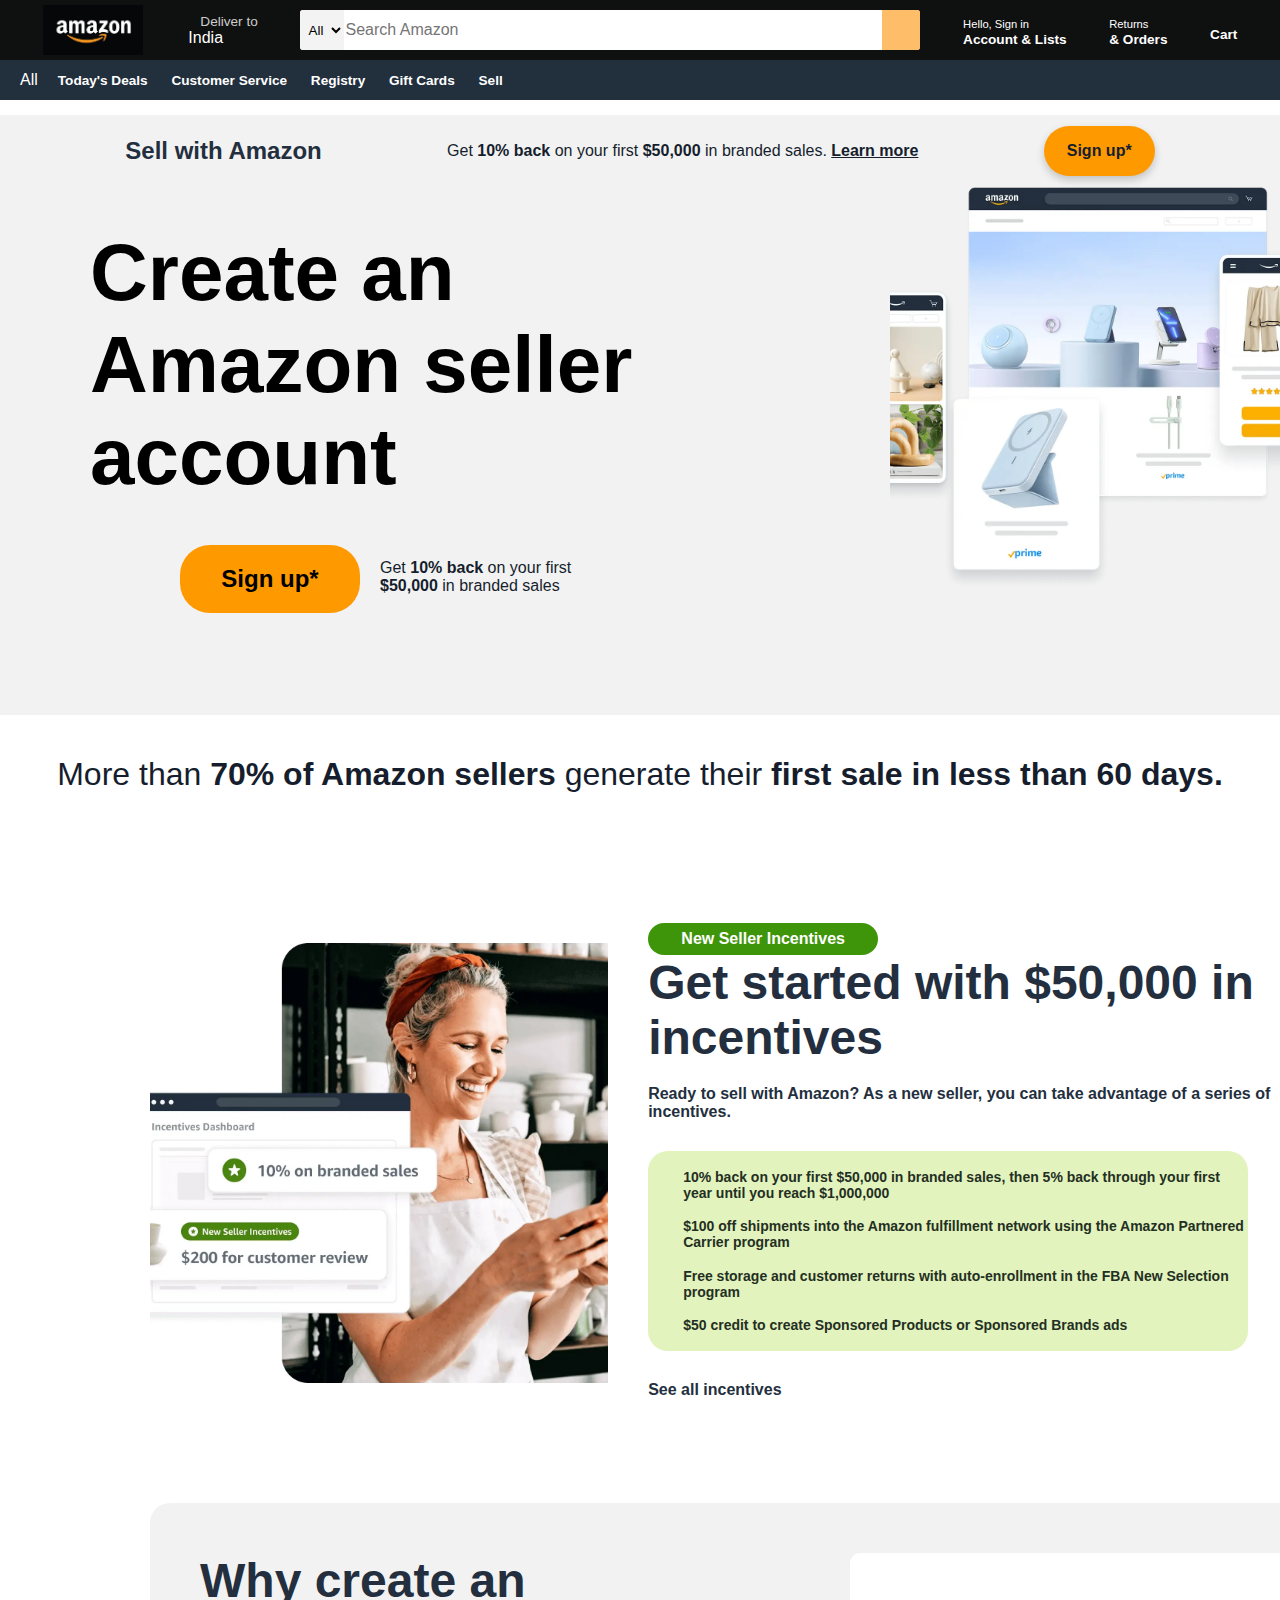
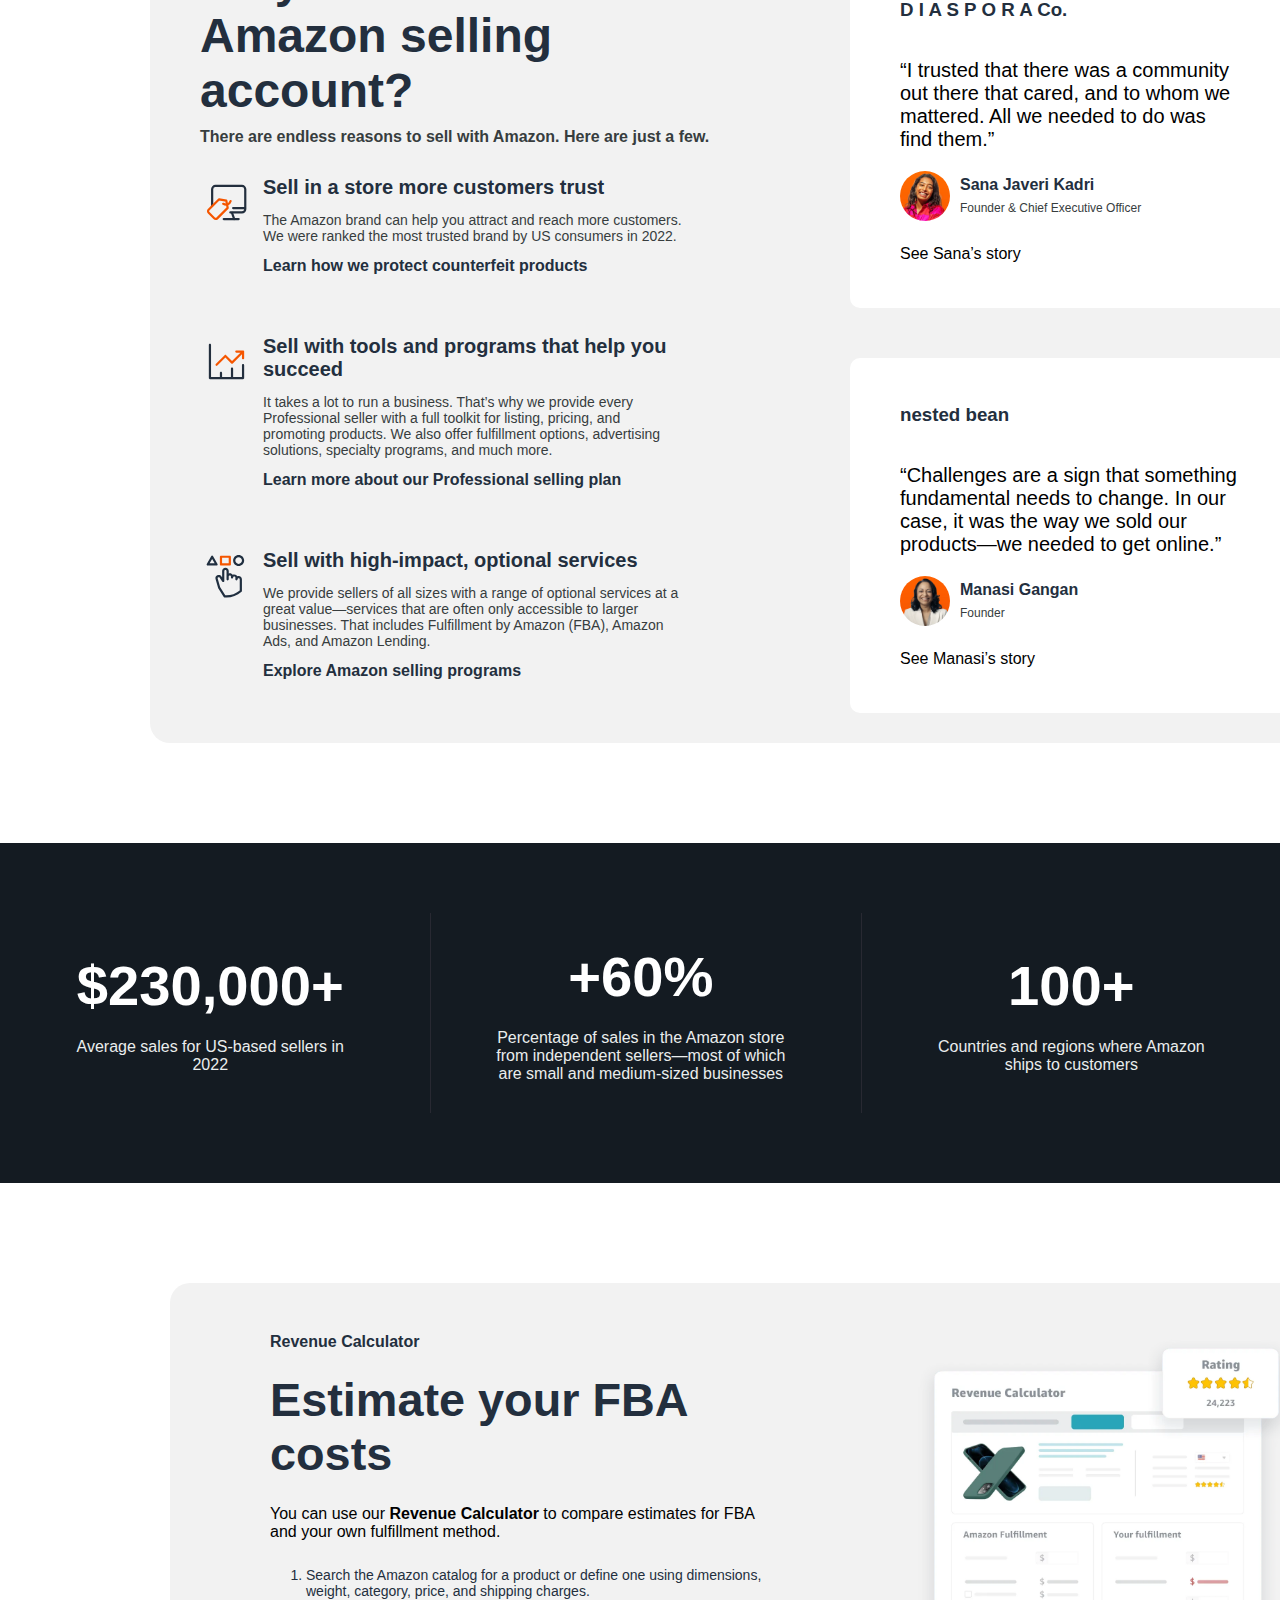
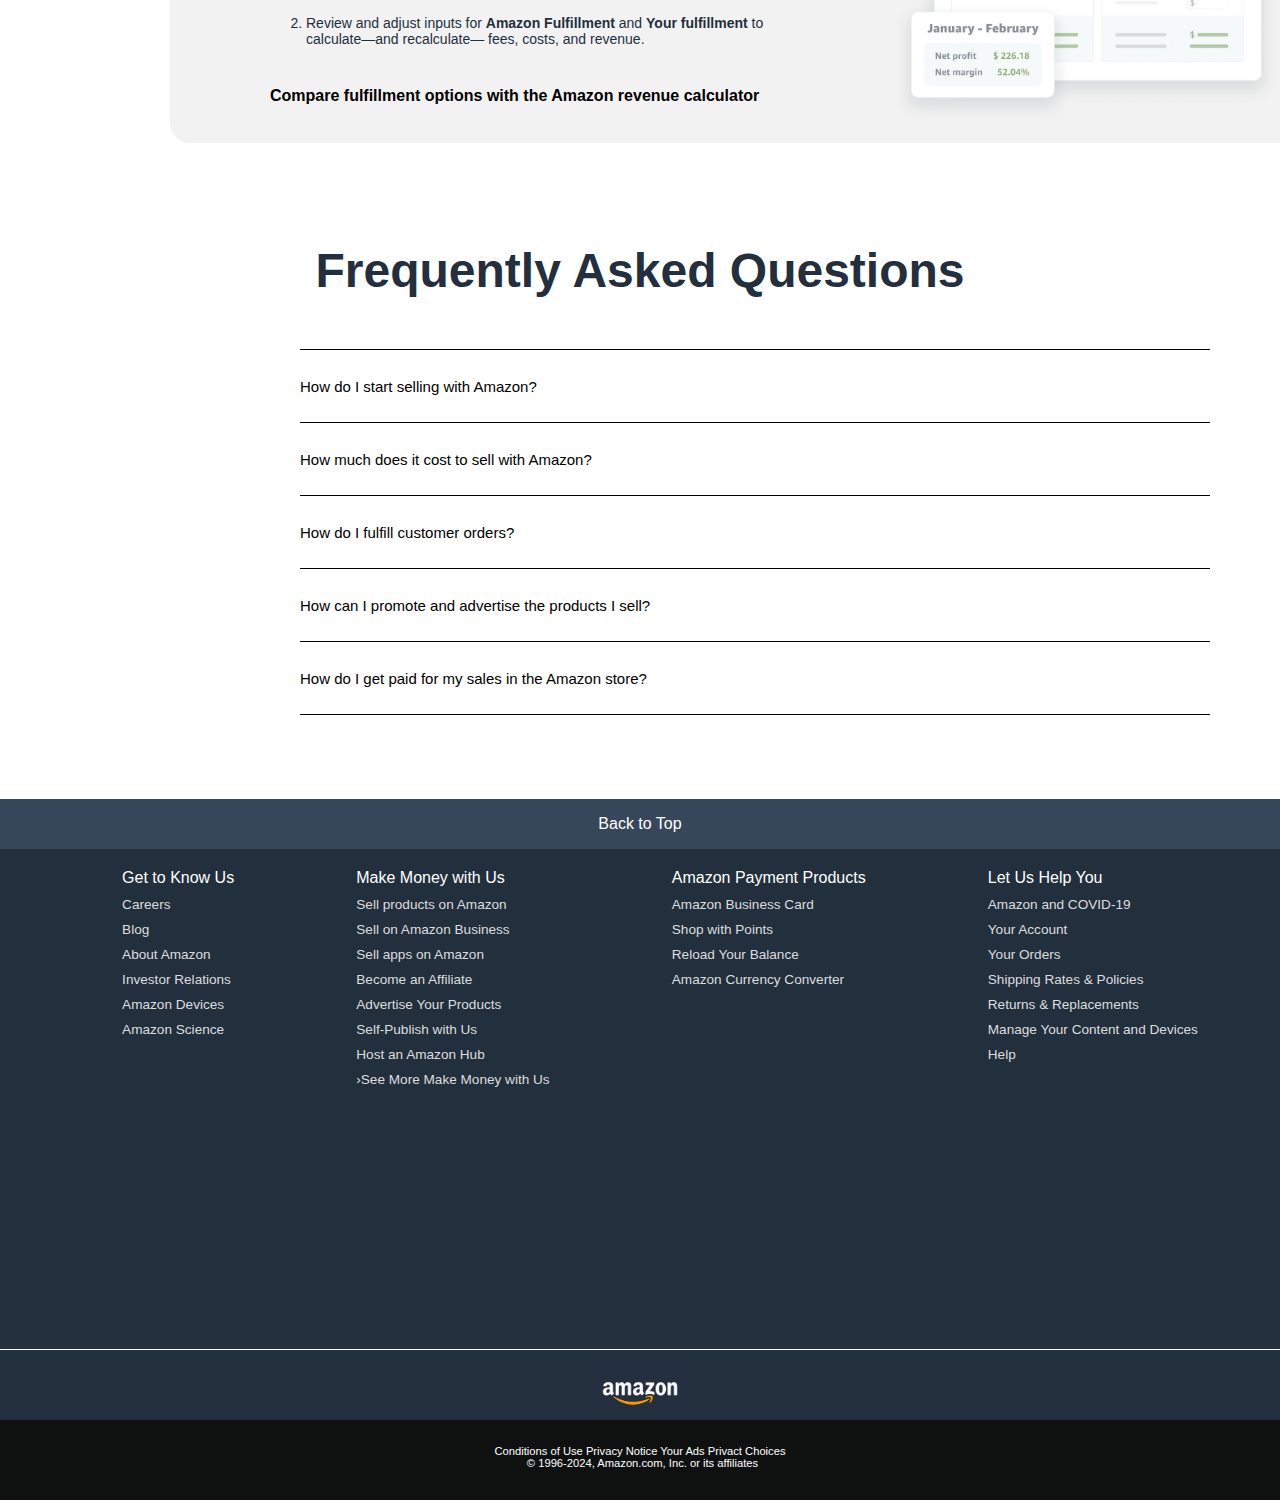
<file: sell.html>
<!DOCTYPE html>
<html lang="en">
<head>
    <meta charset="UTF-8">
    <meta name="viewport" content="width=device-width, initial-scale=1.0">
    <title>gift cards page</title>
    <link rel="stylesheet" href="./sell.css">
    <link rel="stylesheet" href="https://cdnjs.cloudflare.com/ajax/libs/font-awesome/6.6.0/css/all.min.css" integrity="sha512-Kc323vGBEqzTmouAECnVceyQqyqdsSiqLQISBL29aUW4U/M7pSPA/gEUZQqv1cwx4OnYxTxve5UMg5GT6L4JJg==" crossorigin="anonymous" referrerpolicy="no-referrer" />
</head>
<body>

<header>

    <div class="navbar">
        <div class="nav-logo border">
            <div class="logo"></div>
        </div>   


        <div class="nav-address border">
            <p class="add-first">Deliver to</p>
            <div class="add-icon">
                <i class="fa-solid fa-location-dot"></i>
                <p class="add-second">India</p>
            </div>
        </div>

        <div class="nav-search">
            <select class="search-select">
                <option>All</option>
            </select>
            <input placeholder="Search Amazon" class="search-input">
            <div class="search-icon">
                <i class="fa-solid fa-magnifying-glass"></i>
            </div>
        </div>

        <div class="nav-signin border">
            <p><span>Hello, Sign in</span></p>
            <p class="nav-second">Account & Lists</p>
        </div>

        <div class="nav-return border">
            <p><span>Returns</span></p>
            <p class="nav-second">& Orders</p>
        </div>

        <div class="nav-cart border">
            <i class="fa-solid fa-cart-shopping"></i>
            Cart
        </div>
    </div>

    <div class="panel">
        <div class="panel-all">
            <i class="fa-solid fa-bars"></i>
            All
        </div>
        <div class="panel-ops">
            <a href="../panel pages/today_deals.html" class="border">Today's Deals</a>
            <a href="../panel pages/customer_service.html" class="border">Customer Service</a>
            <a href="../panel pages/registry.html" class="border">Registry</a>
            <a href="../panel pages/gift_cards.html" class="border">Gift Cards</a>
            <a href="../panel pages/sell.html" class="border">Sell</a>
        </div>
    </div>

</header>

<div class="top_part">

    <div class="top">
        <div class="main_heading">
            <h1">Sell with Amazon</h1>
        </div>
        <div class="main_p">
            <p>Get <strong>10% back</strong> on your first <strong> $50,000</strong> in branded sales. <strong class="ud">Learn more</strong></p>
        </div>
        <div class="top_button">
            Sign up*
        </div>
    </div>

    <div class="top_sec">

        <div class="left_part">

            <h1>Create an Amazon seller account</h1>
            <div class="bottom">
                <div class="bottom_button">
                    Sign up*
                </div>
                <div class="bottom_con">
                    <p>Get <strong>10% back</strong> on your first <strong>$50,000</strong> in branded sales</p>
                </div>
            </div>
        </div>

        <div class="right_part">
            <img src="./sell_pics/sell_main_pic.webp" alt="Amazon interface">
        </div>

    </div>

</div>

<div class="mid_heading">
    <p>More than <strong>70% of Amazon sellers</strong> generate their <strong>first sale in less than 60 days.</strong></p>
</div>

<div class="row2">

    <div class="row2_img">
        <img src="./sell_pics/row_2_img.webp" alt="girl holding a phone">
    </div>

    <div class="row2_right">
        <div class="row2_right_top">
            <p>New Seller Incentives</p>
        </div>
        <h2>Get started with $50,000 in incentives</h2>
        <div class="row2_p">
            <p>Ready to sell with Amazon? As a new seller, you can take advantage of a series of incentives.</p>
        </div>
        <div class="row2_box">
            <div class="row2_box_con">
                <i class="fa-solid fa-check"></i>
                <p>10% back on your first $50,000 in branded sales, then 5% back through your first year until you reach $1,000,000</p>
            </div>

            <div class="row2_box_con">
                <i class="fa-solid fa-check"></i>
                <p>$100 off shipments into the Amazon fulfillment network using the Amazon Partnered Carrier program</p>
            </div>

            <div class="row2_box_con">
                <i class="fa-solid fa-check"></i>
                <p>Free storage and customer returns with auto-enrollment in the FBA New Selection program</p>
            </div>

            <div class="row2_box_con main">
                <i class="fa-solid fa-check"></i>
                <p>$50 credit to create Sponsored Products or Sponsored Brands ads</p>
            </div>
        </div>
        <div class="row2_last">
            <p>See all incentives</p>
            <i class="fa-solid fa-arrow-up-right-from-square"></i>
        </div>
    </div>

</div>

<div class="row3">

    <div class="row3_left">

        <h2>Why create an Amazon selling account?</h2>
        <p>There are endless reasons to sell with Amazon. Here are just a few.</p>
        <div class="row3_left_con">
            <div class="row3_left_con_img">
                <img src="./sell_pics/row3_left_1.svg" alt="image in sell">
            </div>
           <div class="row3_left_con_para">
            <div class="row3_left_p1">Sell in a store more customers trust</div>
            <div class="row3_left_p2">The Amazon brand can help you attract and reach more customers. We were ranked the most trusted brand by US consumers in 2022.</div>
            <div class="row3_left_p3">Learn how we protect counterfeit products <i class="fa-solid fa-arrow-up-right-from-square"></i> </div>
           </div>
        </div>

        <div class="row3_left_con main">
            <div class="row3_left_con_img">
                <img src="./sell_pics/row3_left_2.svg" alt="image in sell">
            </div>
           <div class="row3_left_con_para">
            <div class="row3_left_p1">Sell with tools and programs that help you succeed</div>
            <div class="row3_left_p2 main">It takes a lot to run a business. That’s why we provide every Professional seller with a full toolkit for listing, pricing, and promoting products. We also offer fulfillment options, advertising solutions, specialty programs, and much more.</div>
            <div class="row3_left_p3">Learn more about our Professional selling plan <i class="fa-solid fa-arrow-up-right-from-square"></i> </div>
           </div>
        </div>

        <div class="row3_left_con main">
            <div class="row3_left_con_img">
                <img src="./sell_pics/row3_left_3.svg" alt="image in sell">
            </div>
           <div class="row3_left_con_para">
            <div class="row3_left_p1">Sell with high-impact, optional services</div>
            <div class="row3_left_p2 main">We provide sellers of all sizes with a range of optional services at a great value—services that are often only accessible to larger businesses. That includes Fulfillment by Amazon (FBA), Amazon Ads, and Amazon Lending.</div>
            <div class="row3_left_p3">Explore Amazon selling programs <i class="fa-solid fa-arrow-up-right-from-square"></i> </div>
           </div>
        </div>

    </div>

    <div class="row3_right">
        <div class="row3_right_1">
            <div><h3>D I A S P O R A Co.</h3></div>
            <div class="row3_right_p">“I trusted that there was a community out there that cared, and to whom we mattered. All we needed to do was find them.”</div>
            <div class="row3_right_img">
                <div class="row3_right_1_img">
                    <img src="./sell_pics/row3_right_1.webp" alt="girl smiling">
                </div>
                <div class="row3_right_1_img_abt">
                    <div class="row3_right_1_abt_userid">Sana Javeri Kadri</div>
                    <div class="row3_right_1_abt_about">Founder & Chief Executive Officer</div>
                </div>
            </div>
            <div class="row3_right_1_last">
                <div class="row3_right_1_last_story">See Sana’s story</div>
                <i class="fa-solid fa-arrow-up-right-from-square"></i>
            </div>
        </div>

        <div class="row3_right_1">
            <div><h3>nested bean</h3></div>
            <div class="row3_right_p">“Challenges are a sign that something fundamental needs to change. In our case, it was the way we sold our products—we needed to get online.”</div>
            <div class="row3_right_img">
                <div class="row3_right_1_img">
                    <img src="./sell_pics/row3_right_2.webp" alt="girl smiling">
                </div>
                <div class="row3_right_1_img_abt">
                    <div class="row3_right_1_abt_userid">Manasi Gangan</div>
                    <div class="row3_right_1_abt_about">Founder</div>
                </div>
            </div>
            <div class="row3_right_1_last">
                <div class="row3_right_1_last_story">See Manasi’s story</div>
                <i class="fa-solid fa-arrow-up-right-from-square"></i>
            </div>
        </div>
        
    </div>

</div>

<div class="row_4">
    <div class="row_4_context">
        <div class="row_4_heading"><h3>$230,000+</h3></div>
        <div class="row_4_con">Average sales for US-based sellers in 2022</div>
    </div>
    <div class="row_4_line"></div>
    <div class="row_4_context">
        <div class="row_4_heading"><h3>+60%</h3></div>
        <div class="row_4_con">Percentage of sales in the Amazon store from independent sellers—most of which are small and medium-sized businesses</div>
    </div>
    <div class="row_4_line"></div>
    <div class="row_4_context">
        <div class="row_4_heading"><h3>100+</h3></div>
        <div class="row_4_con">Countries and regions where Amazon ships to customers</div>
    </div>
</div>

<div class="row_5">
    <div class="row_5_left">
        <div class="row_5_first">Revenue Calculator</div>
        <div class="row_5_second"><h3>Estimate your FBA costs</h3></div>
        <div class="row_5_third">You can use our <strong>Revenue Calculator</strong> to compare estimates for FBA and your own fulfillment method.</div>
        <div class="row_5_fourth">
            <ol class="ol_list">
                <li>Search the Amazon catalog for a product or define one using dimensions, weight, category, price, and shipping charges.</li>
                <li>Review and adjust inputs for <strong>Amazon Fulfillment</strong> and <strong>Your fulfillment</strong> to calculate—and recalculate— fees, costs, and revenue.</li>
            </ol>
        </div>
        <div class="row_5_fifth"><strong>Compare fulfillment options with the Amazon revenue calculator</strong></div>
        <div class="row_5_icon"><i class="fa-solid fa-arrow-up-right-from-square"></i></div>
    </div>
    <div class="row_5_right">
            <img src="./sell_pics/row_5_right.webp" alt="revenue calculator">
    </div>
</div>

<div class="row_6">
    <h5>Frequently Asked Questions</h5>
</div>

<div class="row_7_blocks">
    <div class="row_7_block">
        <div class="row_7_block_con">How do I start selling with Amazon?</div>
        <div class="row_7_block_icon"><i class="fa-solid fa-plus"></i></div>
    </div>
    <div class="row_7_block">
        <div class="row_7_block_con">How much does it cost to sell with Amazon?</div>
        <div class="row_7_block_icon"><i class="fa-solid fa-plus"></i></div>
    </div>
    <div class="row_7_block">
        <div class="row_7_block_con">How do I fulfill customer orders?</div>
        <div class="row_7_block_icon"><i class="fa-solid fa-plus"></i></div>
    </div>
    <div class="row_7_block">
        <div class="row_7_block_con">How can I promote and advertise the products I sell?</div>
        <div class="row_7_block_icon"><i class="fa-solid fa-plus"></i></div>
    </div>
    <div class="row_7_block main">
        <div class="row_7_block_con">How do I get paid for my sales in the Amazon store?</div>
        <div class="row_7_block_icon"><i class="fa-solid fa-plus"></i></div>
    </div>
</div>


<footer>
    <div class="foot-panel1">
        Back to Top
    </div>

    <div class="foot-panel2">
        <ul>
            <p>Get to Know Us</p>
            <a>Careers</a>
            <a>Blog</a>
            <a>About Amazon</a>
            <a>Investor Relations</a>
            <a>Amazon Devices</a>
            <a>Amazon Science</a>
        </ul>

        <ul>
            <p>Make Money with Us</p>
            <a>Sell products on Amazon</a>
                <a>Sell on Amazon Business</a>
                <a>Sell apps on Amazon</a>
                <a>Become an Affiliate</a>
                <a>Advertise Your Products</a>
                <a>Self-Publish with Us</a>
                <a>Host an Amazon Hub</a>
                <a>›See More Make Money with Us</a>
        </ul>

        <ul>
            <p>Amazon Payment Products</p>
                <a>Amazon Business Card</a>
                <a>Shop with Points</a>
                <a>Reload Your Balance</a>
                <a>Amazon Currency Converter</a>
        </ul>

        <ul>
            <p>Let Us Help You</p>
            <a>Amazon and COVID-19</a>
                <a>Your Account</a>
                <a>Your Orders</a>
                <a>Shipping Rates & Policies</a>
                <a>Returns & Replacements</a>
                <a>Manage Your Content and Devices</a>
                <a>Help</a>
        </ul>
    </div>

    <div class="foot-panel3">
        <div class="logo2"></div>
    </div>

    <div class="foot-panel4">
        <div class="pages">
            <a>Conditions of Use</a>
            <a>Privacy Notice</a>
            <a>Your Ads Privact Choices</a>
        </div>
        <div class="copyright">
            © 1996-2024, Amazon.com, Inc. or its affiliates
        </div>
    </div>

</footer>


</body>
</file>
<file: main page/style.css>
*{
    margin: 0%;
    font-family: Arial;
    border: border-box;
}

.navbar{
    height: 60px;
    background-color: #0f1111;
    color: white;
    display: flex;
    align-items: center;
    justify-content: space-evenly;
}

.nav-logo{
    height: 50px;
    width: 100px;
}

.logo{
    background-image: url("./amazon_logo.jpg");
    height: 50px;
    width: 100%;
    background-size: cover;
}

.border{
    border: 2px transparent
}

.border:hover{
    border: 1px solid white;
}

.add-first{
    color:#cccccc;
    font-size: 0.85rem;
    margin-left: 15px;
}

.add-second{
    color:white;
    font-size: 1rem;
    margin-left: 3px;
}

.add-icon{
    display: flex;
    align-items: center;
}

.nav-search{
    display: flex;
    justify-content: space-evenly;
    background-color: pink;
    width: 620px;
    height: 40px;
    border-radius: 3px;
}

.search-select{
    background-color: #f3f3f3;
    width: 50px;
    text-align: center;
    border-top-left-radius: 3px;
    border-bottom-left-radius: 3px;
    border: none;
}

.search-input{
    width: 100%;
    font-size: 1rem;
    border: none;
}

.search-icon{
    width: 45px;
    display: flex;
    justify-content: center;
    align-items: center;
    font-size: 1.2rem;
    background-color: #febd68;
    border-top-right-radius:3px;
    border-bottom-right-radius: 3px;
    color: #0f1111;
}

.nav-search:hover{
    border: 2px solid orange;
}

span{
    font-size: 0.7rem;
}

.nav-second{
    font-size: 0.85rem;
    font-weight: 700;
}

.nav-cart i{
    font-size: 25px;
    
}

.nav-cart{
    font-size: 0.85rem;
    font-weight: 700;
}

.panel{
    height: 40px;
    background-color: #222f3d;
    display: flex;
    color: white;
    align-items: center;
}

.panel-ops a{
    display: inline;
    margin-left: 20px;
    font-weight: 700;
    text-decoration: none;
    color: white;
}

.panel-ops{
    width: 70%;
    font-size: 0.85rem;
}

.panel-all{
    margin-left: 20px;
}

.hero-section{
    background-image: url("./main_pic_amazon.jpg");
    height: 325px;
    background-size: cover;
    display: flex;
    justify-content: center;
    align-items: flex-end;
}

.hero-msg{
    background-color: white;
    color: black;
    height: 40px;
    display: flex;
    justify-content: center;
    align-items: center;
    font-size: 0.85rem;
    width: 90%;
    margin-bottom: 30px;
}

.hero-msg a{
    color: #007185;
}

.box{
    height: 400px;
    width: 24%;
    background-color: white;
    padding: 20px 0px 15px;
    margin-top: 5px;
}

.shop-section{
    display: flex;
    flex-wrap: wrap;
    justify-content: space-evenly;
    background-color: rgb(55, 78, 91);
}

.box-img{
    height: 300px;
    background-size: cover;
    margin-top: 1rem;
    margin-bottom: 1rem;
}

.box-content{
    margin-left: 10px;
    margin-right: 10px;
}

.box-content p{
    color: #007185;
}


footer{
    margin-top: 15px;
}

.foot-panel1{
    background-color: #37475a;
    color: white;
    height: 50px;
    display: flex;
    justify-content: center;
    align-items: center;
    font-size: 1rem;
}

.foot-panel2{
    background-color: #222f3d;
    color: white;
    height: 500px;
    display: flex;
    justify-content: space-evenly;
}

ul{
    margin-top: 20px;
}

ul a{
    display: block;
    font-size: 0.85rem;
    margin-top: 10px;
    color: #dddddd;
}

.foot-panel3{
    background-color: #222f3d;
    color: white;
    border-top: 0.5px solid white;
    height: 70px;
    display: flex;
    justify-content: center;
    align-items: center;
}

.logo2{
    background-image: url("./amazon_logo1.jpg");
    height: 50px;
    width: 100px;
    background-size: cover;
}

.foot-panel4{
    background-color: #0f1111;
    color: white;
    height: 80px;
    font-size: 0.7rem;
    text-align: center;
}

.pages{
    padding-top: 25px;
}

.copyright{
    padding-left: 5px;
}
</file>
<file: customer_service.css>
*{
    margin: 0%;
    font-family: Arial;
    border: border-box;
}

.navbar{
    height: 60px;
    background-color: #0f1111;
    color: white;
    display: flex;
    align-items: center;
    justify-content: space-evenly;
}

.nav-logo{
    height: 50px;
    width: 100px;
}

.logo{
    background-image: url("./amazon_logo_header.jpg");
    height: 50px;
    width: 100%;
    background-size: cover;
}

.border{
    border: 2px transparent
}

.border:hover{
    border: 1px solid white;
}

.add-first{
    color:#cccccc;
    font-size: 0.85rem;
    margin-left: 15px;
}

.add-second{
    color:white;
    font-size: 1rem;
    margin-left: 3px;
}

.add-icon{
    display: flex;
    align-items: center;
}

.nav-search{
    display: flex;
    justify-content: space-evenly;
    background-color: pink;
    width: 620px;
    height: 40px;
    border-radius: 3px;
}

.search-select{
    background-color: #f3f3f3;
    width: 50px;
    text-align: center;
    border-top-left-radius: 3px;
    border-bottom-left-radius: 3px;
    border: none;
}

.search-input{
    width: 100%;
    font-size: 1rem;
    border: none;
}

.search-icon{
    width: 45px;
    display: flex;
    justify-content: center;
    align-items: center;
    font-size: 1.2rem;
    background-color: #febd68;
    border-top-right-radius:3px;
    border-bottom-right-radius: 3px;
    color: #0f1111;
}

.nav-search:hover{
    border: 2px solid orange;
}

span{
    font-size: 0.7rem;
}

.nav-second{
    font-size: 0.85rem;
    font-weight: 700;
}

.nav-cart i{
    font-size: 25px;
    
}

.nav-cart{
    font-size: 0.85rem;
    font-weight: 700;
}

.panel{
    height: 40px;
    background-color: #222f3d;
    display: flex;
    color: white;
    align-items: center;
}

.panel-ops a{
    display: inline;
    margin-left: 20px;
    font-weight: 700;
    text-decoration: none;
    color: white;
}

.panel-ops{
    width: 70%;
    font-size: 0.85rem;
}

.panel-all{
    margin-left: 20px;
}

.panel3 {
    display: flex;
    background-color: #007185; 
    color: #ffffff;
    height: 60px; 
    width: 100%; 
    align-items: center;
    font-size: 16px;
    box-shadow:  0 10px 20px rgba(0, 0, 0, 0.11); 
}

.line{
    width: 0.1px;
    height: 40px; 
    background-color: #ffffff;
    margin: 0 20px;
    margin-left: 30px;
}

.panel3_con{
    padding-left: 30px;
}


.plain_page{
    height: 750px;
    width: 100%;
    background-color: #007185;
    color: #ffffff;
}

.main_heading{
    font-weight: 300;
    padding-top: 40px;
    padding-left: 130px;
}

.main_para{
    font-size: 20px;
    padding-top: 15px;
    padding-left: 130px;
}

.boxes{
    display: flex;
    flex-wrap: wrap;
    margin-top: 35px;
    height: 472px;
    width: 1300px;
    margin-left: 110px;
    justify-content: space-evenly;
    
}

.box{
    height: 94px;
    width: 400px;
    background-color: #ffffff;
    border-radius: 5px;
    display: flex;
    align-items: center;
}

.box_img{
    height: 60px;
    width: 60px;
    margin-left: 20px;
}

.box_img img{
    height: 100%;
    width: 100%;
    object-fit: cover;
}

.box.main{
    background-color: #007185;
}

.box p{
    color: #0f1111;
    padding-left: 10px;
}

.row2_heading{
    height: 36px;
    width: 100%;
    font-size: 24px;
    color: #000000;
    padding-top: 45px;
    padding-left: 130px;
}

.search{
    height: 30px;
    width: 1250px;
    display: flex;
    justify-content: center;
    border: 1px solid rgb(151, 150, 150);
    align-items: center;
    border-radius: 5px;
    margin-left: 130px;
    margin-top: 10px;
}

.search_smt{
    height: 20px;
    width: 100%;
    background-color: #ffffff;
    border-radius: 5px;
    border: 2px solid transparent;
    display: flex;
    justify-content: center;
}

.row2_icon{
    height: 30px;
    width: 30px;
    display: flex;
    justify-content: center;
    align-items: center;
}

.row3_heading{
    height: 36px;
    width: 100%;
    font-size: 24px;
    color: #000000;
    padding-left: 130px;
    margin-top: 30px;
}

.row3{
    margin-left: 130px;
    width: 1250px;
    height: 600px;
    display: flex;
}

.row3_side_bar{
    width: 250px;
    height: 40px;
}

.r3_sb_con{
    margin-top: 10px;
    height: 40px;
    width: 200px;
    display: flex;
    align-items: center;
    border-radius: 5px;
}

.r3_sb_con_main{
    background-color: #007185;
    color: #ffffff;
    margin-top: 10px;
    height: 40px;
    width: 200px;
    display: flex;
    align-items: center;
    border-radius: 5px;
}

.r3_sb_con_main p{
    padding-left: 20px;
    font-size: 15px;
    font-weight: 600;
}

.r3_sb_con p{
    padding-left: 20px;
    color: #111111;
    font-size: 15px;
    font-weight: 600;
}

.r3_sb_con.main p {
    color: #ffffff;
}

.r3_sb_con:hover{
    background-color: rgb(222, 221, 221);
}

.r3_main_bar{
    display: flex;
    justify-content: space-around;
    flex-wrap: wrap;
    padding-left: 25px;
}



.r3_mb_con {
    height: 70px;
    width: 480px;
    background-color: #ffffff;
    border: 1px solid rgb(209, 209, 209);
    margin-top: 10px;
    border-radius: 5px;
    display: flex;
    flex-direction: column;
    justify-content: center; 
    padding: 10px;
}


.main{
    background-color: white;
    border: 2px solid transparent;
}

.r3_mc{
    color: #0f1111;
    font-size: 16px;
    padding-bottom: 5;
}

.r3_c{
    font-size: 12px;
    color: #767676;
}

footer{
    margin-top: 50px;
}

.foot-panel1{
    background-color: #37475a;
    color: white;
    height: 50px;
    display: flex;
    justify-content: center;
    align-items: center;
    font-size: 1rem;
}

.foot-panel2{
    background-color: #222f3d;
    color: white;
    height: 500px;
    display: flex;
    justify-content: space-evenly;
}

ul{
    margin-top: 20px;
}

ul a{
    display: block;
    font-size: 0.85rem;
    margin-top: 10px;
    color: #dddddd;
}

.foot-panel3{
    background-color: #222f3d;
    color: white;
    border-top: 0.5px solid white;
    height: 70px;
    display: flex;
    justify-content: center;
    align-items: center;
}

.logo2{
    background-image: url("./amazon_logo_footer.jpg");
    height: 50px;
    width: 100px;
    background-size: cover;
}

.foot-panel4{
    background-color: #0f1111;
    color: white;
    height: 80px;
    font-size: 0.7rem;
    text-align: center;
}

.pages{
    padding-top: 25px;
}

.copyright{
    padding-left: 5px;
}
</file>
<file: gift_card.css>
*{
    margin: 0%;
    font-family: Arial;
    border: border-box;
}

.navbar{
    height: 60px;
    background-color: #0f1111;
    color: white;
    display: flex;
    align-items: center;
    justify-content: space-evenly;
}

.nav-logo{
    height: 50px;
    width: 100px;
}

.logo{
    background-image: url("./amazon_logo_header.jpg");
    height: 50px;
    width: 100%;
    background-size: cover;
}

.border{
    border: 2px transparent
}

.border:hover{
    border: 1px solid white;
}

.add-first{
    color:#cccccc;
    font-size: 0.85rem;
    margin-left: 15px;
}

.add-second{
    color:white;
    font-size: 1rem;
    margin-left: 3px;
}

.add-icon{
    display: flex;
    align-items: center;
}

.nav-search{
    display: flex;
    justify-content: space-evenly;
    background-color: pink;
    width: 620px;
    height: 40px;
    border-radius: 3px;
}

.search-select{
    background-color: #f3f3f3;
    width: 50px;
    text-align: center;
    border-top-left-radius: 3px;
    border-bottom-left-radius: 3px;
    border: none;
}

.search-input{
    width: 100%;
    font-size: 1rem;
    border: none;
}

.search-icon{
    width: 45px;
    display: flex;
    justify-content: center;
    align-items: center;
    font-size: 1.2rem;
    background-color: #febd68;
    border-top-right-radius:3px;
    border-bottom-right-radius: 3px;
    color: #0f1111;
}

.nav-search:hover{
    border: 2px solid orange;
}

span{
    font-size: 0.7rem;
}

.nav-second{
    font-size: 0.85rem;
    font-weight: 700;
}

.nav-cart i{
    font-size: 25px;
    
}

.nav-cart{
    font-size: 0.85rem;
    font-weight: 700;
}

.panel{
    height: 40px;
    background-color: #222f3d;
    display: flex;
    color: white;
    align-items: center;
}

.panel-ops a{
    display: inline;
    margin-left: 20px;
    font-weight: 700;
    text-decoration: none;
    color: white;
}

.panel-ops{
    width: 70%;
    font-size: 0.85rem;
}

.panel-all{
    margin-left: 20px;
}

.panel3{
    display: flex;
    color:#0f1111;
    border-bottom: 0.1px solid black;
    height: 33px;
    align-items: center;
    padding-left: 10px;
    background-color: #fafafa;
    font-weight: 400;
}

.main{
    font-weight: 700;
}

.para:hover{
    color: orange;
}
.panel3 p{
    padding-left: 20px;
    font-size: 12px;
}


.main-pic{
    width: 1200px;
    height: 240px;
    display: flex;
    background-size: cover;
    justify-content: center;
    margin-left: 150px;
    margin-top: 25px;
    box-shadow: 0 4px 8px rgba(0, 0, 0, 0.8);
}

.row{
    display: flex;
    justify-content: flex-start;
    flex-wrap: wrap;
    align-items: center;
    margin-top: 20px;
    font-size: 15px;
    font-weight: 500;
}

.main{
    font-weight: 700;
    font-size: 30px;
    justify-content:center;
    align-items: center;
}

.row_con{
    padding-left: 30px;
}

.row_con:hover{
    color: rgb(42, 128, 185);
}

.row2{
    display: flex;
    flex-wrap: wrap;
    justify-content: space-evenly;
    padding-top: 30px;
}

.row2_img img {
    width: 650px;
    height: 500px;
    object-fit: cover; 
}

.row3{
    display: flex;
    flex-wrap: wrap;
    justify-content: space-evenly;
}

.row3_img img{
    width: 650px;
    height: 262px;
    object-fit: cover;
}

.row4_heading{
    margin-top: 70px;
    border-bottom: 0.1px solid black;
    margin-left: 20px;
    margin-right: 20px;
}


.row4{
    display: flex;
    flex-wrap: wrap;
    justify-content: space-evenly;
    margin-top: 100px;
}

.row4_img {
    width: 190px; 
    height: 120px; 
}

.row4_img img {
    width: 100%; 
    height: 100%; 
    object-fit: cover; 
}

.row4_img p {
    margin-top: 20px; 
    color: #354557;
    font-weight: 500;
    font-size: 15px;
}

.row4_con{
    margin-top: 70px;
}

.row5{
    display: flex;
    flex-wrap: wrap;
    justify-content: space-evenly;
    margin-top: 150px;
}

.row5_img{
    width: 410px;
    height: 183px;
}

.row5_img img{
    width: 100%;
    height: 100%;
    object-fit: cover;
}

.row6{
    display: flex;
    justify-content: center;
    margin-top: 50px;
}

.row6_img{
    height: 80px;
    width: 1350px;
}

.row6_img img{
    height: 100%;
    width: 100%;
    object-fit: cover;
}

.doubts h2{
    margin-top: 60px;
}

.doubts {
    margin-left: 20px;
    font-size: 15px;
}

footer{
    margin-top: 50px;
}

.foot-panel1{
    background-color: #37475a;
    color: white;
    height: 50px;
    display: flex;
    justify-content: center;
    align-items: center;
    font-size: 1rem;
}

.foot-panel2{
    background-color: #222f3d;
    color: white;
    height: 500px;
    display: flex;
    justify-content: space-evenly;
}

ul{
    margin-top: 20px;
}

ul a{
    display: block;
    font-size: 0.85rem;
    margin-top: 10px;
    color: #dddddd;
}

.foot-panel3{
    background-color: #222f3d;
    color: white;
    border-top: 0.5px solid white;
    height: 70px;
    display: flex;
    justify-content: center;
    align-items: center;
}

.logo2{
    background-image: url("./amazon_logo_footer.jpg");
    height: 50px;
    width: 100px;
    background-size: cover;
}

.foot-panel4{
    background-color: #0f1111;
    color: white;
    height: 80px;
    font-size: 0.7rem;
    text-align: center;
}

.pages{
    padding-top: 25px;
}

.copyright{
    padding-left: 5px;
}
</file>
<file: registry.css>
*{
    margin: 0%;
    font-family: Arial;
    border: border-box;
}

.navbar{
    height: 60px;
    background-color: #0f1111;
    color: white;
    display: flex;
    align-items: center;
    justify-content: space-evenly;
}

.nav-logo{
    height: 50px;
    width: 100px;
}

.logo{
    background-image: url("./amazon_logo_header.jpg");
    height: 50px;
    width: 100%;
    background-size: cover;
}

.border{
    border: 2px transparent
}

.border:hover{
    border: 1px solid white;
}

.add-first{
    color:#cccccc;
    font-size: 0.85rem;
    margin-left: 15px;
}

.add-second{
    color:white;
    font-size: 1rem;
    margin-left: 3px;
}

.add-icon{
    display: flex;
    align-items: center;
}

.nav-search{
    display: flex;
    justify-content: space-evenly;
    background-color: pink;
    width: 620px;
    height: 40px;
    border-radius: 3px;
}

.search-select{
    background-color: #f3f3f3;
    width: 50px;
    text-align: center;
    border-top-left-radius: 3px;
    border-bottom-left-radius: 3px;
    border: none;
}

.search-input{
    width: 100%;
    font-size: 1rem;
    border: none;
}

.search-icon{
    width: 45px;
    display: flex;
    justify-content: center;
    align-items: center;
    font-size: 1.2rem;
    background-color: #febd68;
    border-top-right-radius:3px;
    border-bottom-right-radius: 3px;
    color: #0f1111;
}

.nav-search:hover{
    border: 2px solid orange;
}

span{
    font-size: 0.7rem;
}

.nav-second{
    font-size: 0.85rem;
    font-weight: 700;
}

.nav-cart i{
    font-size: 25px;
    
}

.nav-cart{
    font-size: 0.85rem;
    font-weight: 700;
}

.panel{
    height: 40px;
    background-color: #222f3d;
    display: flex;
    color: white;
    align-items: center;
}

.panel-ops a{
    display: inline;
    margin-left: 20px;
    font-weight: 700;
    text-decoration: none;
    color: white;
}

.panel-ops{
    width: 70%;
    font-size: 0.85rem;
}

.panel-all{
    margin-left: 20px;
}

.main_con {
    font-size: 14px;
    display: flex; 
    width: 100%;    
    height: 64px;
    align-items: center;
    padding-left: 20px;
    font-weight: 500;
    
}

.main_panel {
    display: flex;
    align-items: center;
    width: 800px; 
    padding-left: 30px;
}

.registry-heading{
    color: #064f70;
    font-size: 18px;
    font-weight: 700;
}

.list{
    border: solid white;
    font-weight: 500;
}

.main_pic{
    height: 300px;
    width: 1500px;
    margin-left: 20px;
    margin-top: 5px;
    position: relative; 
}

.main_pic img{
    height: 100%;
    width: 100%;
    object-fit: cover;
}

.con {
    background-color: #ffffff;
    width: 700px;
    height: 200px;
    border-radius: 20px;
    display: flex;
    flex-direction: column; 
    justify-content: center;
    align-items: center;
    position: absolute; 
    top: 50%; 
    left: 50%; 
    transform: translate(-50%, 45%); 
    font-size: 18px;
    font-weight: 200;
   
}

.con p{
    text-align: center;
}

.button{
    font-size: 13px;
    background-color: rgb(246, 219, 14);
    border-radius: 30px;
    height: 30px;
    width: 200px;
    margin-top: 30px;
    display: flex;
    justify-content: center;
    align-items: center;
}

.bar{
    background-color: #f4f3f2;
    height: 70px;
    width: 1500px;
    margin-top: 150px;
    margin-left: 20px;
    display: flex;
    justify-content: center;
    align-items: center;
}

.search_by_name{
    height: 30px;
    width: 300px;
    border-radius: 5px;
    border: 0.1px solid gray;
    margin-left: 10px;
}

.search_by{
    height: 30px;
    width: 300px;
    border-radius: 30px;
    border: 0.5px solid rgb(205, 204, 204);
    margin-left: 10px;
    background-color: #f8f6f6;
}

.bar_search {
    height: 30px;
    width: 100px;
    border-radius: 15px; 
    background-color: #0f1111;
    color: white;
    display: flex;
    justify-content: center;
    align-items: center;
    margin-left: 10px;
}

.row2_pic{
    height: 130px;
    width: 1500px;
    margin-left: 10px;
    margin-top: 15px;
}

.row2_pic img{
    height: 100%;
    width: 100%;
    object-fit: cover;
}

.row3_heading{
    margin-top: 50px;
    margin-left: 20px;
}

.row3{
    display: flex;
    flex-wrap: wrap;
    justify-content: space-evenly;
    align-items: center;
    margin-top: 30px;
}


.row3_con{
    height: 200px;
    width: 480px;
    border: 0.5px solid rgb(205, 204, 204);
    display: flex;
    justify-content: center;
    align-items: center;
    flex-direction: column;
    text-align: center;
    border-radius: 10px;
}

.row3_icon {
    height: 60px;
    width: 60px;
    font-size: 40px; 
}

.row3_con p{
    color: #565959;
}

.row4_heading{
    margin-top: 30px;
    margin-left: 20px;
}

.row4_1{
    display: flex;
    flex-wrap: wrap;
    margin-top: 20px;
    justify-content: space-around;
    align-items: center;
}

.row4_con {
    width: 360px;
    height: 270px; 
    border-radius: 10px;
    border: 0.1px solid rgb(214, 214, 214);
    display: flex;
    flex-direction: column;
    justify-content: space-evenly; 
    margin-bottom: 20px; 
}


.image-container {
    height: 200px;
    width: 100%;
}

.image-container img {
    height: 100%;
    width: 100%;
    object-fit: cover;
    border-top-left-radius: 10px;
    border-top-right-radius: 10px;
}

.text-container {
   
    padding-top: 5px;
}

.text-container h3 {
    margin: 10px 0;
    padding-left: 15px;
}

.text-container h3:hover {
    color: rgb(204, 91, 4);
}

.text-container p {
    font-size: 14px;
    color: #565959;
    padding-left: 15px;
    padding-bottom: 15px;
}

.row4_1 {
    display: flex;
    flex-wrap: wrap;
    margin-top: 20px;
    justify-content: space-around;
    align-items: center;
    gap: 20px; 
    margin-left: 5px;
    margin-right: 5px;
}

.row5{
    display: flex;
    flex-wrap: nowrap; 
    margin-top: 20px;
    justify-content: space-around;
    align-items: center;
    margin-left: 20px;
}

.row5_con{
    height: 450px;
    width: 450px;
}

.row5_img_container{
    height: 350px;
    width: 350px;
}

.row5_img_container img{
    height: 100%;
    width: 100%;
    object-fit: cover;
    border-radius: 5px;
}

.row5_text_container {
    width: 100%; 
}

.row5_text_container p{
    font-size: 14px;
    color: #565959;
   
}

.row5_text_container h3 {
    margin: 10px 0;
    
}

.row5_heading{
    margin-top: 20px;
    margin-bottom: 20px;
    padding-left: 20px;
}

footer{
    margin-top: 50px;
}

.foot-panel1{
    background-color: #37475a;
    color: white;
    height: 50px;
    display: flex;
    justify-content: center;
    align-items: center;
    font-size: 1rem;
}

.foot-panel2{
    background-color: #222f3d;
    color: white;
    height: 500px;
    display: flex;
    justify-content: space-evenly;
}

ul{
    margin-top: 20px;
}

ul a{
    display: block;
    font-size: 0.85rem;
    margin-top: 10px;
    color: #dddddd;
}

.foot-panel3{
    background-color: #222f3d;
    color: white;
    border-top: 0.5px solid white;
    height: 70px;
    display: flex;
    justify-content: center;
    align-items: center;
}

.logo2{
    background-image: url("./amazon_logo_footer.jpg");
    height: 50px;
    width: 100px;
    background-size: cover;
}

.foot-panel4{
    background-color: #0f1111;
    color: white;
    height: 80px;
    font-size: 0.7rem;
    text-align: center;
}

.pages{
    padding-top: 25px;
}

.copyright{
    padding-left: 5px;
}
</file>
<file: sell.css>
*{
    margin: 0%;
    font-family: Arial;
    border: border-box;
}

.navbar{
    height: 60px;
    background-color: #0f1111;
    color: white;
    display: flex;
    align-items: center;
    justify-content: space-evenly;
}

.nav-logo{
    height: 50px;
    width: 100px;
}

.logo{
    background-image: url("./amazon_logo_header.jpg");
    height: 50px;
    width: 100%;
    background-size: cover;
}

.border{
    border: 2px transparent
}

.border:hover{
    border: 1px solid white;
}

.add-first{
    color:#cccccc;
    font-size: 0.85rem;
    margin-left: 15px;
}

.add-second{
    color:white;
    font-size: 1rem;
    margin-left: 3px;
}

.add-icon{
    display: flex;
    align-items: center;
}

.nav-search{
    display: flex;
    justify-content: space-evenly;
    background-color: pink;
    width: 620px;
    height: 40px;
    border-radius: 3px;
}

.search-select{
    background-color: #f3f3f3;
    width: 50px;
    text-align: center;
    border-top-left-radius: 3px;
    border-bottom-left-radius: 3px;
    border: none;
}

.search-input{
    width: 100%;
    font-size: 1rem;
    border: none;
}

.search-icon{
    width: 45px;
    display: flex;
    justify-content: center;
    align-items: center;
    font-size: 1.2rem;
    background-color: #febd68;
    border-top-right-radius:3px;
    border-bottom-right-radius: 3px;
    color: #0f1111;
}

.nav-search:hover{
    border: 2px solid orange;
}

span{
    font-size: 0.7rem;
}

.nav-second{
    font-size: 0.85rem;
    font-weight: 700;
}

.nav-cart i{
    font-size: 25px;
    
}

.nav-cart{
    font-size: 0.85rem;
    font-weight: 700;
}

.panel{
    height: 40px;
    background-color: #222f3d;
    display: flex;
    color: white;
    align-items: center;
}

.panel-ops a{
    display: inline;
    margin-left: 20px;
    font-weight: 700;
    text-decoration: none;
    color: white;
}

.panel-ops{
    width: 70%;
    font-size: 0.85rem;
}

.panel-all{
    margin-left: 20px;
}

.top_part{
    width: 100%;
    height: 600px;
    background-color: #f2f2f2;
    margin-top: 15px;
}

.top{
    display: flex;
    justify-content: space-evenly;
    align-items: center;
    height: 72px;
}

.main_heading{
    font-size: 24px;
    color: #232f3e;
    font-weight: 780;
}

.main_p{
    font-size: 16px;
    color: #161e2d;
    font-weight: 500;
}

.ud{
    text-decoration: underline;
}

.top_button{
    color: #161e2d;
    font-size: 16px;
    background-color: #ff9900;
    height: 50px;
    width: 111px;
    border-radius: 30px;
    display: flex;
    align-items: center;
    justify-content: center;
    font-weight: 700;
    box-shadow: 0 4px 8px rgba(0, 0, 0, 0.2);
}

.top_sec{
    display: flex;
}

.left_part h1{
    font-size: 80px;
    width: 600px;
    height: 288px;
    padding-top: 40px;
    padding-left: 90px;
}

.bottom{
    display: flex;
    justify-content: center;
    align-items: center;
}

.bottom_button{
    height: 68px;
    width: 180px;
    border-radius: 30px;
    background-color: #ff9900;
    display: flex;
    justify-content: center;
    align-items: center;
    font-weight: 600;
    font-size: 24px;
    margin-left: 90px;
    margin-top: 30px;
}

.bottom_con {
    display:flex;
    align-items: center;
    justify-content: center;
    height: 50px;
    max-width: 220px; 
    margin-left: 20px; 
    color: #161e2d;
    font-size: 16px;
    padding-top: 25px;
}


.right_part{
    height: 400px;
    width: 500px;
    margin-left: 200px;
}

.right_part img{
    height: 100%;
    width: 100%;
    object-fit: cover;
}

.mid_heading{
    color: #161e2d;
    font-size: 32px;
    height: 118px;
    width: 100%;
    display: flex;
    align-items: center;
    justify-content: center;
}

.row2{
    display: flex;
    margin-top: 90px;
    width: 1150px;
    margin-left: 150px;
}

.row2_img{
    height: 480px;
    width: 600px;
}

.row2_img img{
    height: 100%;
    width: 100%;
    object-fit: cover;
}

.row2 h2{
    font-size: 48px;
    color: #232f3e;
    font-weight: 800;
}

.row2_right{
    padding-left: 40px;
}

.row2_right p{
    color: #232f3e;
    font-size: 16px;
    font-weight: 500;
}

.row2_p{
    width: 650px;
    margin-top: 20px;
}

.row2_p p{
    font-weight: 700;
}

.row2_box{
    height: 200px;
    width: 600px;
    background-color: #e3f3bd;
    border-radius: 20px;
    margin-top: 30px;
    display: flex;
    flex-direction: column;
    align-items: center;
    justify-content: space-evenly;
}

.row2_box_con{
    display: flex;
    padding-left: 25px;
}

.row2_box_con p{
    margin-left: 10px;
    font-size: 14px;
    color: #232f23;
    font-weight: 550;
}

.row2_box_con.main {
    align-self: flex-start;
    padding-left: 25px; 
}

.row2_last{
    display: flex;
    margin-top: 30px;
}

.row2_last p{
    font-size: 16px;
    color: #232f3e;
    font-weight: 700;
    margin-right: 5px;
}

.row2_last i:hover{
    color: skyblue;
}

.row2_right_top{
    height: 32px;
    width: 230px;
    border-radius: 20px;
    background-color: #3f9509;
    display: flex;
    justify-content: center;
}

.row2_right_top p{
    color: #ffffff;
    display: flex;
    align-items: center;
    justify-content: center;
    font-size: 16px;
    font-weight: 650;
}

.row3{
    display: flex;
    height: 840px;
    width: 1200px;
    background-color: #f2f2f2;
    margin-left: 150px;
    margin-top: 100px;
    border-radius: 20px;
}

.row3_left{
    height: 820px;
    width: 700px;
}

.row3_left h2{
    color: #232f3e;
    font-size: 48px;
    font-weight: 780;
    width: 500px;
    margin-top: 50px;
    margin-left: 50px;
}

.row3_left p{
    font-size: 16px;
    color: #373d3e;
    margin-top: 10px;
    margin-left: 50px;
    font-weight: 600;
}

.row3_left_con_img{
    height: 53px;
    width: 53px;
}

.row3_left_con_img img{
    height: 100%;
    width: 100%;
}

.row3_left_con{
    padding-left: 50px;
    padding-top: 30px;
    display: flex;
}

.row3_left_p1{
    color: #232f3e;
    font-size: 20px;
    font-weight: 550;
    width: 440px;
}

.row3_left_p2{
    margin-top: 13px;
    font-size: 14px;
    color: #373d3e;
    width: 440px;
    font-weight: 530;
}


.row3_left_p2.main{
    margin-top: 13px;
    font-size: 14px;
    color: #373d3e;
    width: 417px;
    font-weight: 530;
}

.row3_left_p3{
    color: #232f3e;
    font-size: 16px;
    margin-top: 13px;
    font-weight: 550;
}

.row3_left_con_para{
    padding-left: 10px;
}

.row3_left_con.main {
    margin-top: 30px;
}

.row3_right_1{
    display: flex;
    flex-direction: column;
    height: 355px;
    width: 400px;
    background-color: #ffffff;
    border-radius: 10px;
    margin-top: 50px;
    justify-content: center;
    padding-left: 50px;
}

.row3_right_1_img{
    height: 50px;
    width: 50px;
}

.row3_right_1_img img{
    height: 100%;
    width: 100%;
    border-radius: 50%;
}

.row3_right_img{
    display: flex;
}

.row3_right_1_last{
    display: flex;
}

.row3_right_1 h3{
    margin-bottom: 20px;
    height: 40px;
    color: #232f3e;
}

.row3_right_p{
    font-size: 20px;
    width: 340px;
    padding-bottom: 20px;
}

.row3_right_1_img_abt{
    padding-left: 10px;
    padding-top: 5px;
    padding-bottom: 30px;
}

.row3_right_1_abt_userid{
    font-size: 16px;
    color: #232f3e;
    font-weight: 600;
}

.row3_right_1_abt_about{
    font-size: 12px;
    color: #373d3e;
    padding-top: 7px;
}

.row3_right_1_bottom_img{
    height: 32px;
    width: 59px;
}

.r0w3_right_1_bottom_img img{
    height: 100%;
    width: 100%;
}

.row_4 {
    display: flex;
    justify-content: space-evenly; 
    align-items: center;
    height: 300px; 
    background-color: #141b22;;
    padding: 20px; 
    width: 97%; 
    text-align: center; 
    margin-top: 100px;
}

.row_4_heading {
    font-size: 48px;
    font-weight: bold;
    color: #ffffff;
}

.row_4_con {
    font-size: 16px;
    color: #eaeded;
    max-width: 300px; 
    padding-top: 20px;
}

.row_4_context{
    display: flex;
    flex-direction: column;
}

.row_4_line{
    width: 0.1px;
    height: 200px; 
    background-color: rgb(40, 41, 50);
    margin: 0 20px;
    margin-left: 30px;
}

.row_5{
    height: 460px;
    width: 1200px;
    margin-left: 170px;
    background-color: #f2f2f2;
    margin-top: 100px;
    border-radius: 20px;
    display: flex;
}

.row_5_left{
    margin-left: 100px;
    padding-top: 50px;
}

.row_5_first{
    height: 40px;
    width: 500px;
    font-size: 16px;
    color: #232f3e;
    font-weight: bold;
}

.row_5_second{
    height: 116px;
    width: 500px;
    font-size: 40px;
    color: #232f3e;
}

.row_5_third{
    height: 50px;
    max-width: 500px;
    font-size: 16px;
    padding: 16px 100px 12px 0px;
}

.row_5_fourth{
    height: 120px;
    width: 500px;
}

.ol_list{
    height: 116px;
    width: 478px;
    margin: 0px 0px 16px 16px;
    padding: 0px 0px 0px 20px;
}

.ol_list li{
    font-size: 14px;
    margin: 0px 0px 16px;
    color: #232f3e;
}

.row_5_right{
    height: 420px;
    width: 450px;
    margin-top: 30px;
}

.row_5_right img{
    height: 100%;
    width: 100%;
    object-fit: cover;
}

.row_6{
    height: 82px;
    width: 100%;
    padding: 0px 0px 24px;
    margin-top: 100px;
   text-align: center;
}

.row_6 h5{
    font-size: 48px;
    color: #232f3e;
}

.row_7_blocks {
    height: 400px;
    width: 1200px;
}

.row_7_block {
    height: 72px;
    width: 910px;
    display: flex;
    justify-content: space-between;
    border-top: 0.1px solid black;
    align-items: center;
    margin-left: 300px;
    font-size: 15px;
}

.row_7_block.main {
    border-bottom: 0.1px solid black; 
}

footer{
    margin-top: 50px;
}

.foot-panel1{
    background-color: #37475a;
    color: white;
    height: 50px;
    display: flex;
    justify-content: center;
    align-items: center;
    font-size: 1rem;
}

.foot-panel2{
    background-color: #222f3d;
    color: white;
    height: 500px;
    display: flex;
    justify-content: space-evenly;
}

ul{
    margin-top: 20px;
}

ul a{
    display: block;
    font-size: 0.85rem;
    margin-top: 10px;
    color: #dddddd;
}

.foot-panel3{
    background-color: #222f3d;
    color: white;
    border-top: 0.5px solid white;
    height: 70px;
    display: flex;
    justify-content: center;
    align-items: center;
}

.logo2{
    background-image: url("./amazon_logo_footer.jpg");
    height: 50px;
    width: 100px;
    background-size: cover;
}

.foot-panel4{
    background-color: #0f1111;
    color: white;
    height: 80px;
    font-size: 0.7rem;
    text-align: center;
}

.pages{
    padding-top: 25px;
}

.copyright{
    padding-left: 5px;
}
</file>
